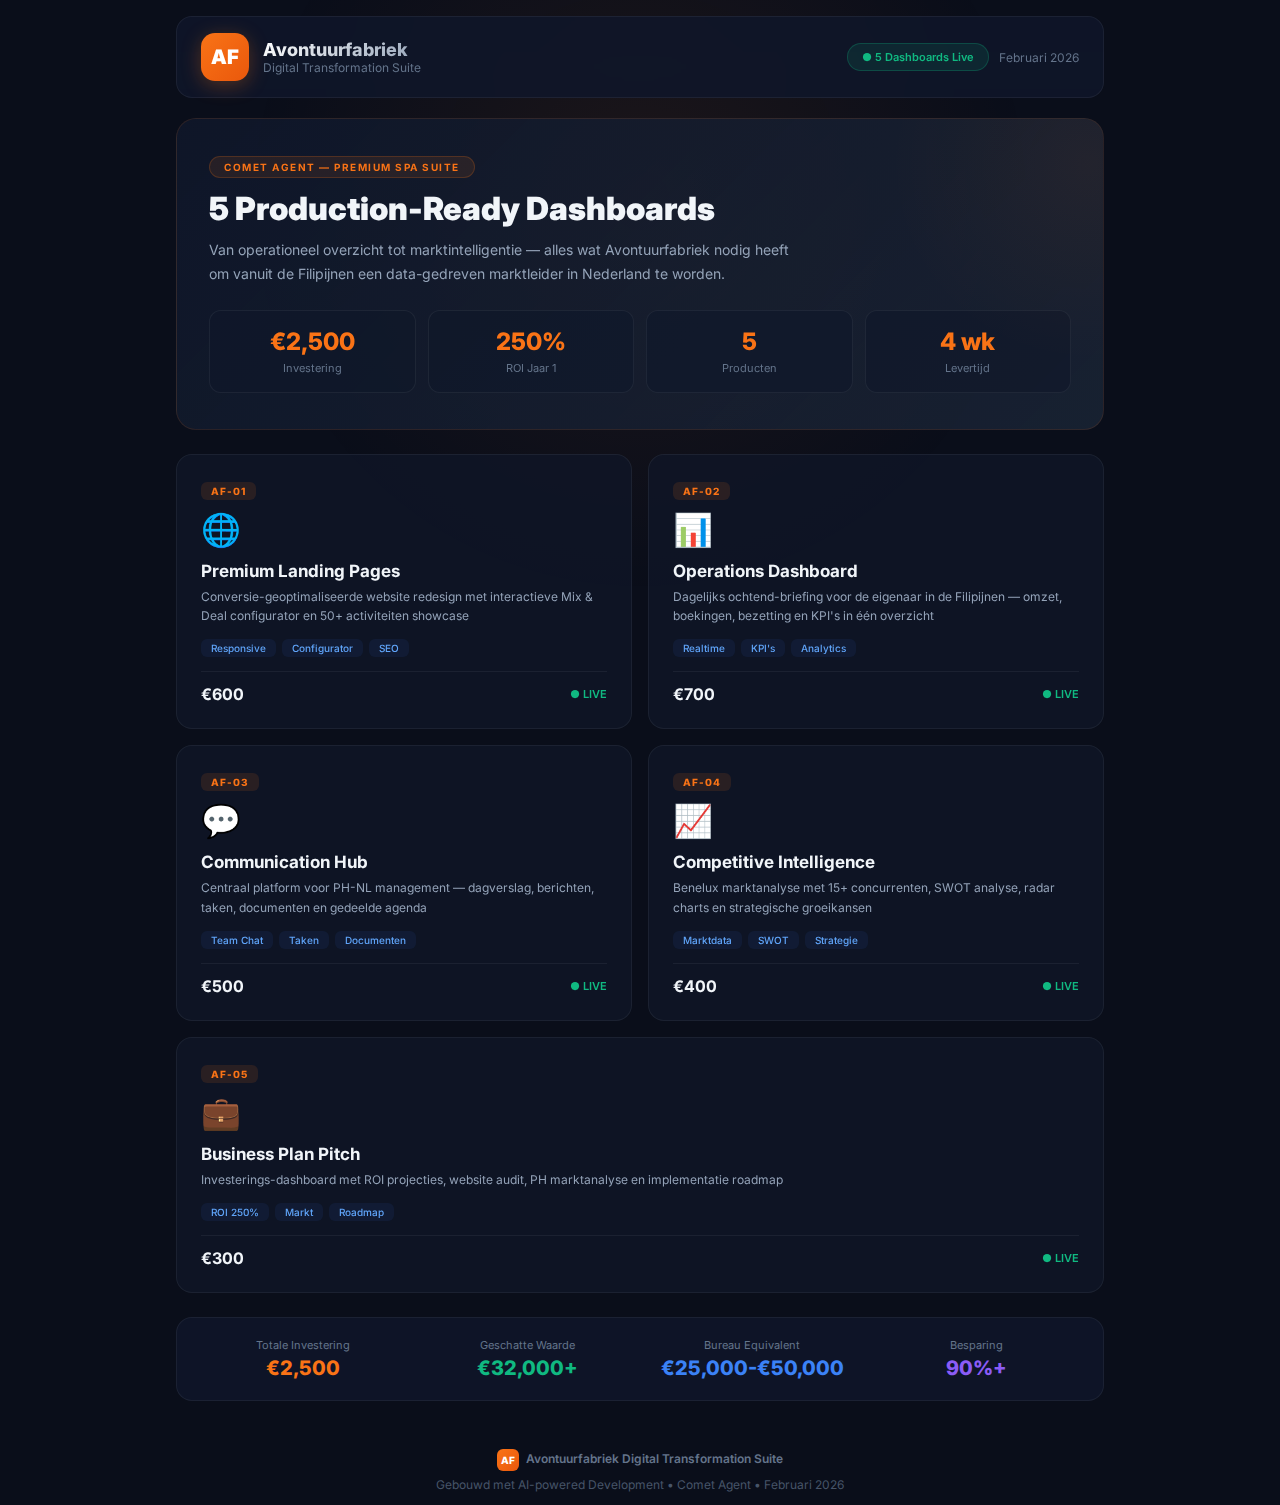
<file: index.html>
<!DOCTYPE html>
<html lang="nl">
<head>
<meta charset="UTF-8">
<meta name="viewport" content="width=device-width, initial-scale=1.0">
<title>Avontuurfabriek Digital Transformation Suite</title>
<meta http-equiv="refresh" content="0;url=AF-00-Master-Hub.html">
<style>
body{margin:0;min-height:100vh;display:flex;align-items:center;justify-content:center;background:#0a0a0f;color:#fff;font-family:Inter,sans-serif}
a{color:#f97316;font-size:1.2rem}
</style>
</head>
<body>
<p>Redirecting to <a href="AF-00-Master-Hub.html">Avontuurfabriek Master Hub</a>...</p>
</body>
</html>
</file>
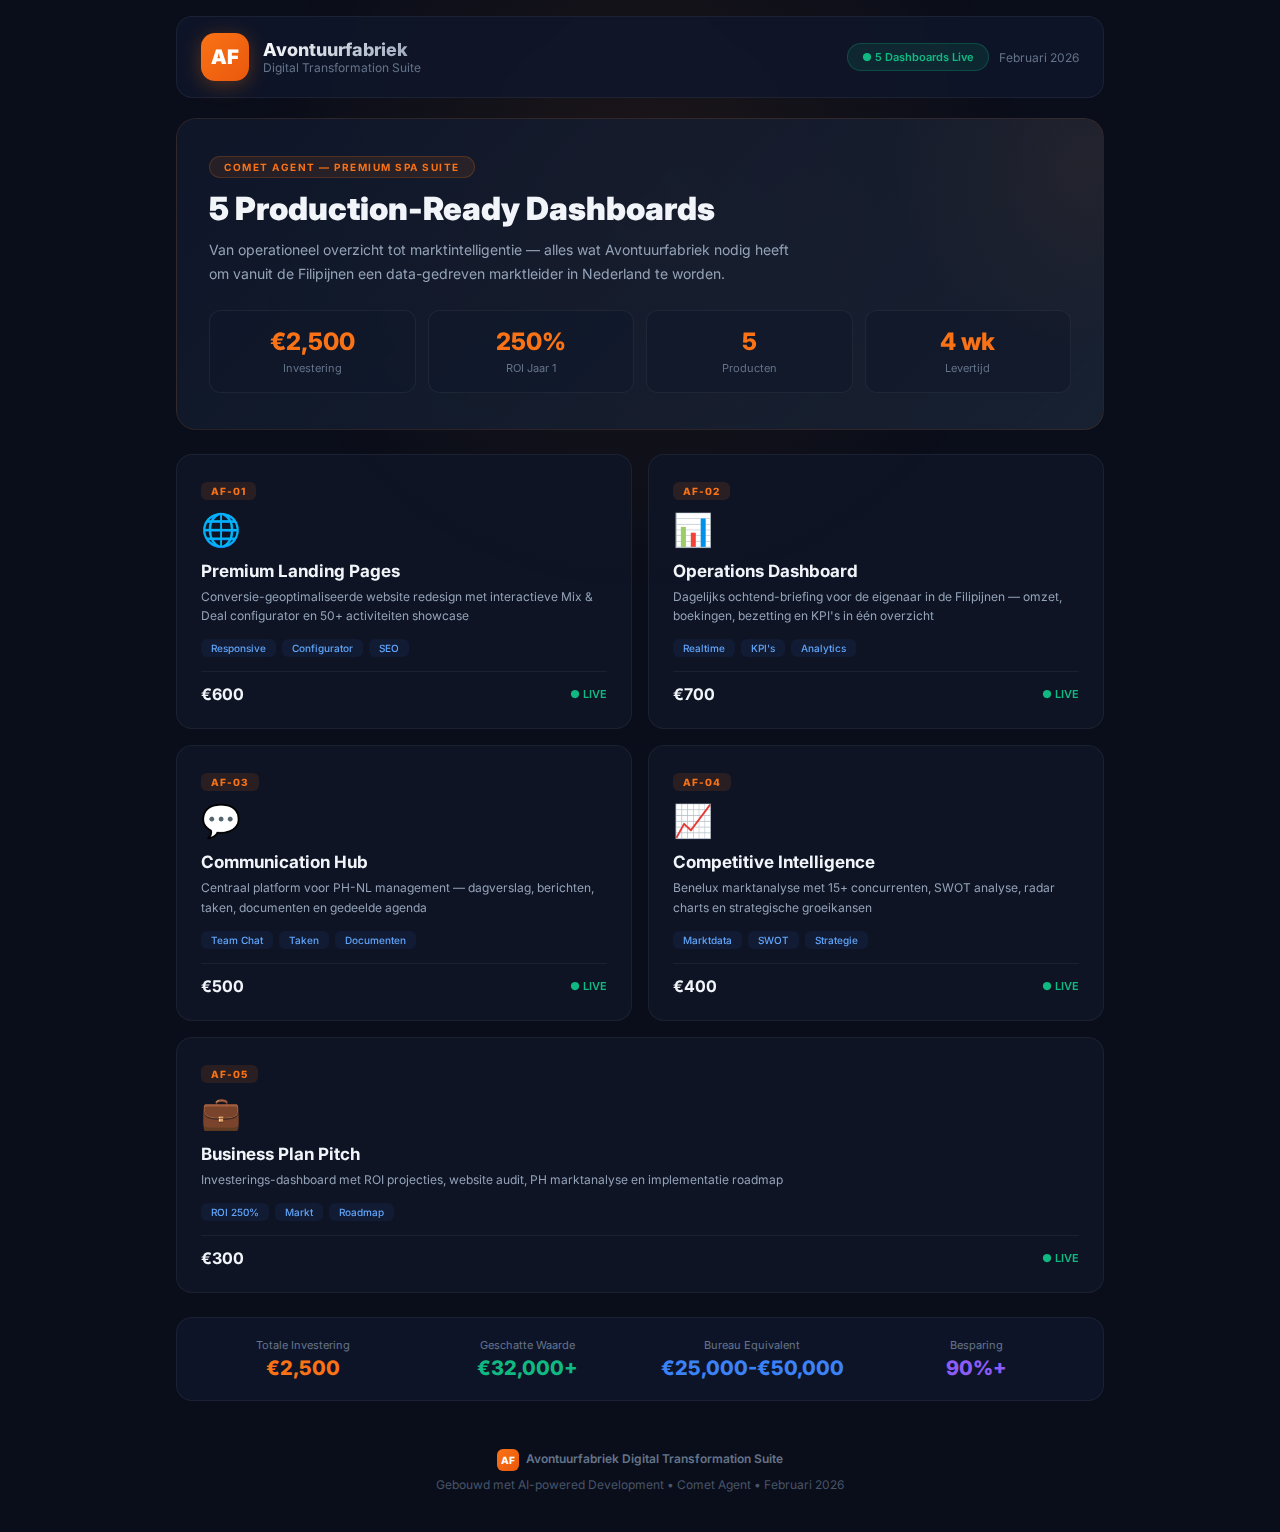
<file: AF-00-Master-Hub.html>
<!DOCTYPE html>
<html lang="nl">
<head>
<meta charset="UTF-8">
<meta name="viewport" content="width=device-width, initial-scale=1.0">
<title>AF-00 Master Hub — Avontuurfabriek</title>
<link rel="stylesheet" href="dashboards/AF-00-Master-Hub.css">
</head>
<body>
<link href="https://fonts.googleapis.com/css2?family=Inter:wght@300;400;500;600;700;800;900&display=swap" rel="stylesheet">

<div class="hub">
  <div class="bg-glow"></div>
  <header>
    <div class="brand">
      <div class="logo-icon">AF</div>
      <div><h1>Avontuurfabriek</h1><p>Digital Transformation Suite</p></div>
    </div>
    <div class="header-right">
      <span class="status-badge">&#9679; 5 Dashboards Live</span>
      <span class="date-badge">Februari 2026</span>
    </div>
  </header>

  <div class="hero">
    <div class="hero-text">
      <span class="eyebrow">COMET AGENT &#8212; PREMIUM SPA SUITE</span>
      <h2>5 Production-Ready Dashboards</h2>
      <p>Van operationeel overzicht tot marktintelligentie &#8212; alles wat Avontuurfabriek nodig heeft om vanuit de Filipijnen een data-gedreven marktleider in Nederland te worden.</p>
    </div>
    <div class="hero-metrics">
      <div class="metric"><span class="metric-val">&#8364;2,500</span><span class="metric-label">Investering</span></div>
      <div class="metric"><span class="metric-val">250%</span><span class="metric-label">ROI Jaar 1</span></div>
      <div class="metric"><span class="metric-val">5</span><span class="metric-label">Producten</span></div>
      <div class="metric"><span class="metric-val">4 wk</span><span class="metric-label">Levertijd</span></div>
    </div>
  </div>

  <div class="dashboard-grid">
    <a href="AF-01-Premium-Landing-Pages.html" class="dash-card card-1">
      <div class="card-badge">AF-01</div>
      <div class="card-icon">&#127760;</div>
      <h3>Premium Landing Pages</h3>
      <p>Conversie-geoptimaliseerde website redesign met interactieve Mix & Deal configurator en 50+ activiteiten showcase</p>
      <div class="card-tags"><span>Responsive</span><span>Configurator</span><span>SEO</span></div>
      <div class="card-footer"><span class="val">&#8364;600</span><span class="status live">&#9679; LIVE</span></div>
    </a>

    <a href="AF-02-Operations-Dashboard.html" class="dash-card card-2">
      <div class="card-badge">AF-02</div>
      <div class="card-icon">&#128202;</div>
      <h3>Operations Dashboard</h3>
      <p>Dagelijks ochtend-briefing voor de eigenaar in de Filipijnen &#8212; omzet, boekingen, bezetting en KPI's in &#233;&#233;n overzicht</p>
      <div class="card-tags"><span>Realtime</span><span>KPI's</span><span>Analytics</span></div>
      <div class="card-footer"><span class="val">&#8364;700</span><span class="status live">&#9679; LIVE</span></div>
    </a>

    <a href="AF-03-Communication-Hub.html" class="dash-card card-3">
      <div class="card-badge">AF-03</div>
      <div class="card-icon">&#128172;</div>
      <h3>Communication Hub</h3>
      <p>Centraal platform voor PH-NL management &#8212; dagverslag, berichten, taken, documenten en gedeelde agenda</p>
      <div class="card-tags"><span>Team Chat</span><span>Taken</span><span>Documenten</span></div>
      <div class="card-footer"><span class="val">&#8364;500</span><span class="status live">&#9679; LIVE</span></div>
    </a>

    <a href="AF-04-Competitive-Intelligence.html" class="dash-card card-4">
      <div class="card-badge">AF-04</div>
      <div class="card-icon">&#128200;</div>
      <h3>Competitive Intelligence</h3>
      <p>Benelux marktanalyse met 15+ concurrenten, SWOT analyse, radar charts en strategische groeikansen</p>
      <div class="card-tags"><span>Marktdata</span><span>SWOT</span><span>Strategie</span></div>
      <div class="card-footer"><span class="val">&#8364;400</span><span class="status live">&#9679; LIVE</span></div>
    </a>

    <a href="AF-05-Business-Plan-Pitch.html" class="dash-card card-5">
      <div class="card-badge">AF-05</div>
      <div class="card-icon">&#128188;</div>
      <h3>Business Plan Pitch</h3>
      <p>Investerings-dashboard met ROI projecties, website audit, PH marktanalyse en implementatie roadmap</p>
      <div class="card-tags"><span>ROI 250%</span><span>Markt</span><span>Roadmap</span></div>
      <div class="card-footer"><span class="val">&#8364;300</span><span class="status live">&#9679; LIVE</span></div>
    </a>
  </div>

  <div class="summary-bar">
    <div class="sum-item"><span class="sum-label">Totale Investering</span><span class="sum-val orange">&#8364;2,500</span></div>
    <div class="sum-item"><span class="sum-label">Geschatte Waarde</span><span class="sum-val green">&#8364;32,000+</span></div>
    <div class="sum-item"><span class="sum-label">Bureau Equivalent</span><span class="sum-val blue">&#8364;25,000-&#8364;50,000</span></div>
    <div class="sum-item"><span class="sum-label">Besparing</span><span class="sum-val purple">90%+</span></div>
  </div>

  <footer>
    <div class="footer-brand"><span class="mini-logo">AF</span> Avontuurfabriek Digital Transformation Suite</div>
    <div class="footer-meta">Gebouwd met AI-powered Development &#8226; Comet Agent &#8226; Februari 2026</div>
  </footer>
</div>
</body>
</html>
</file>
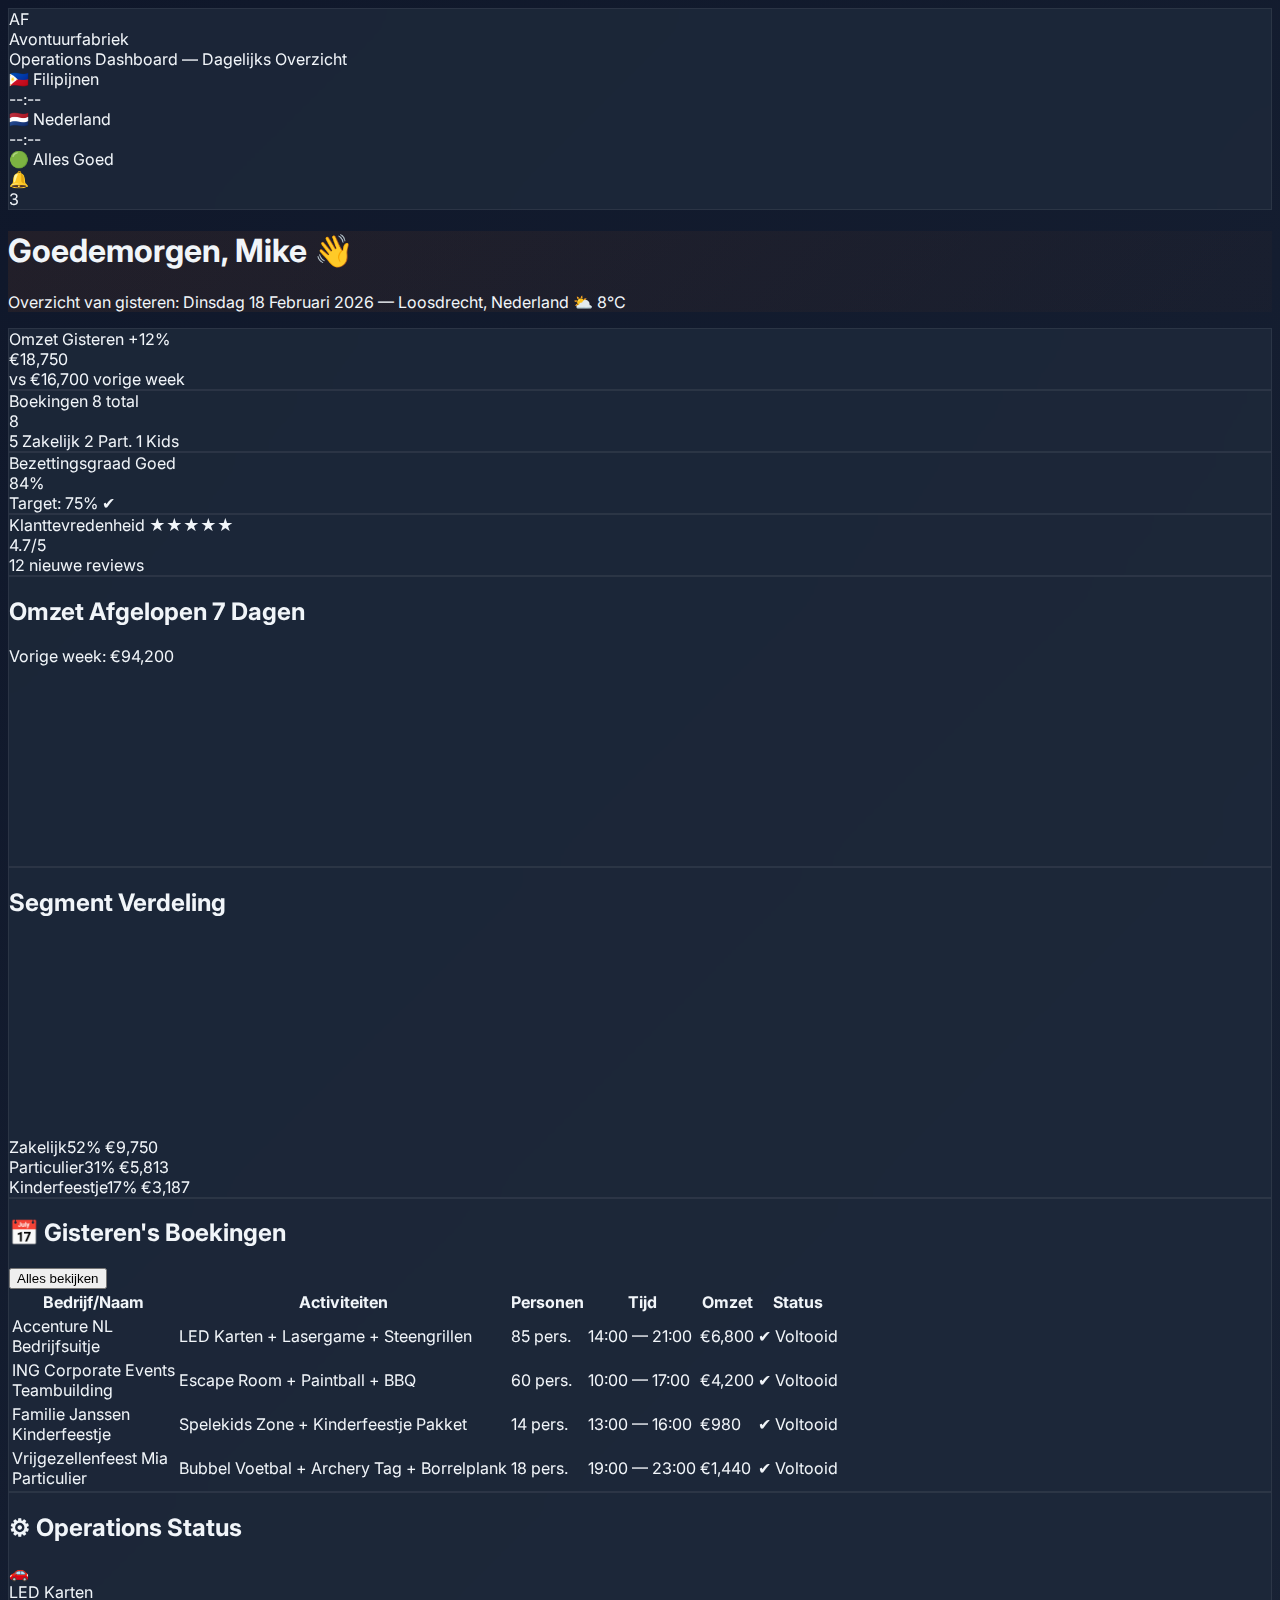
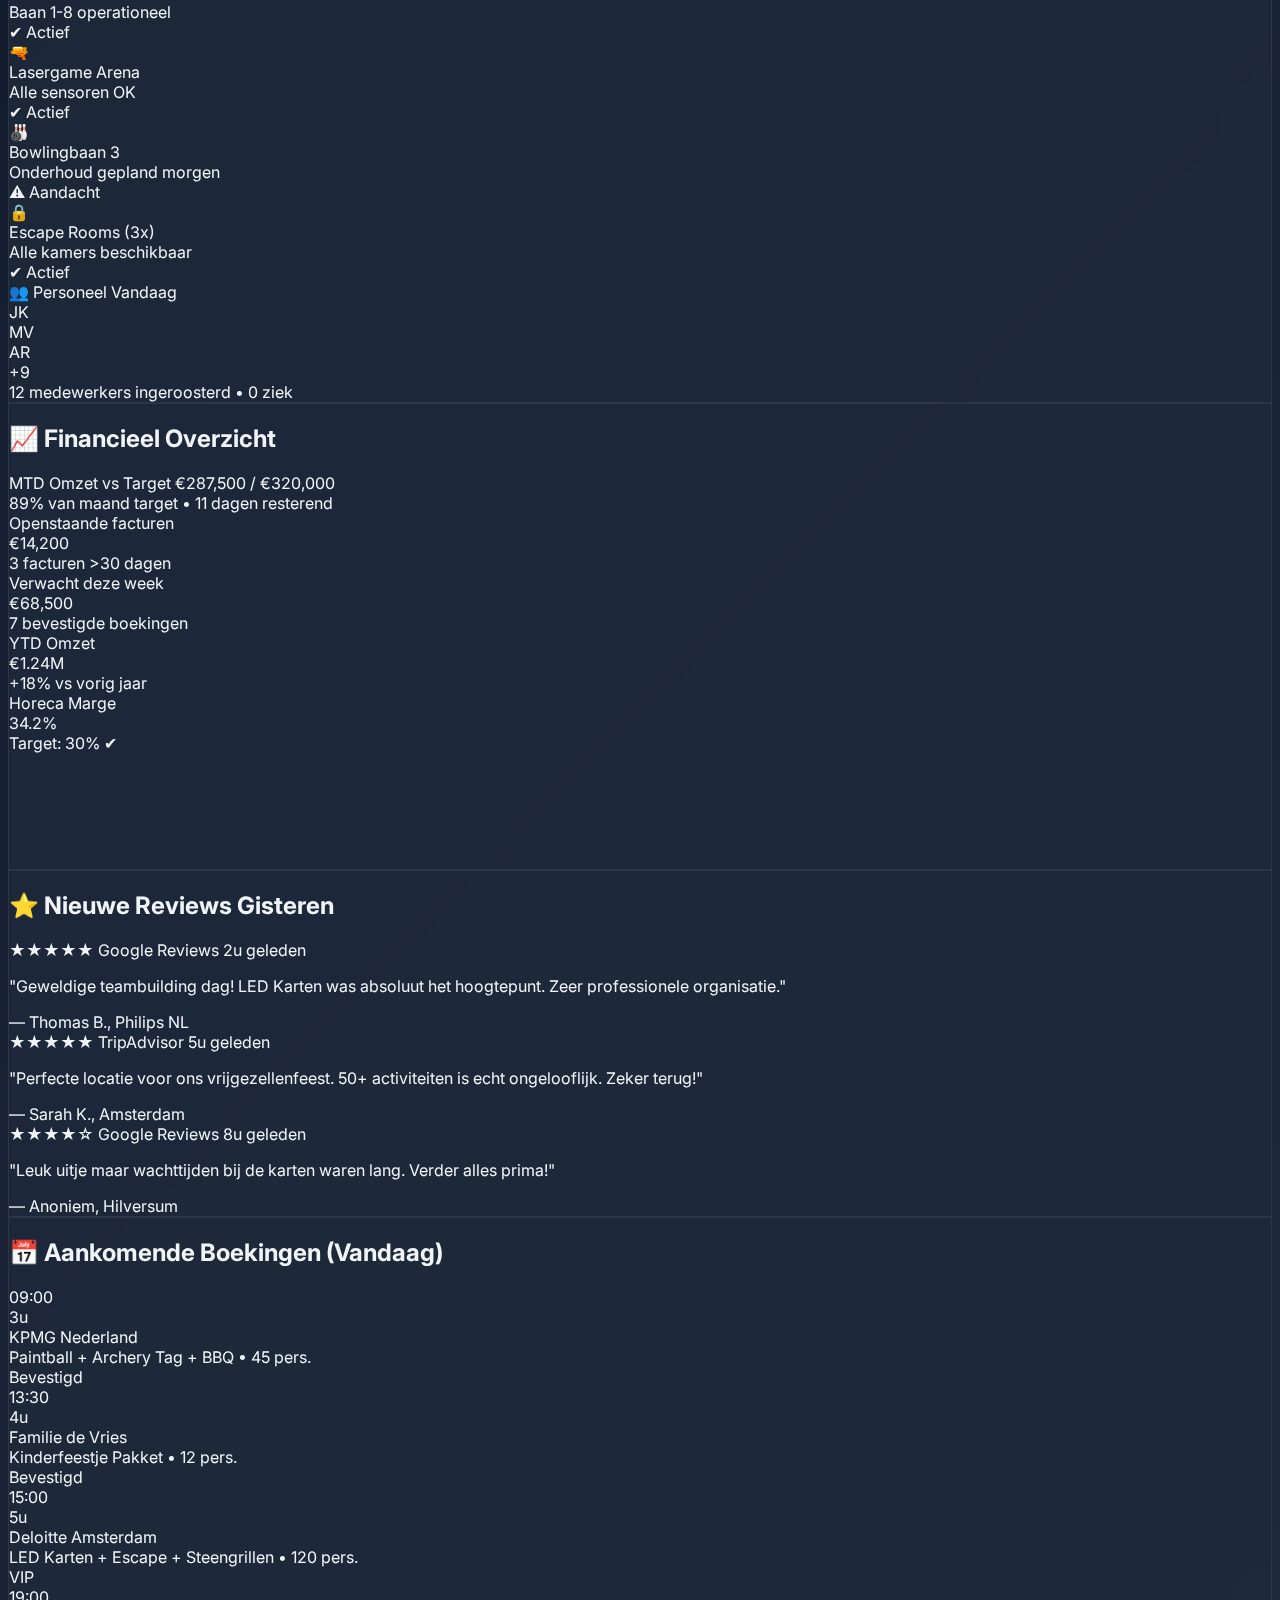
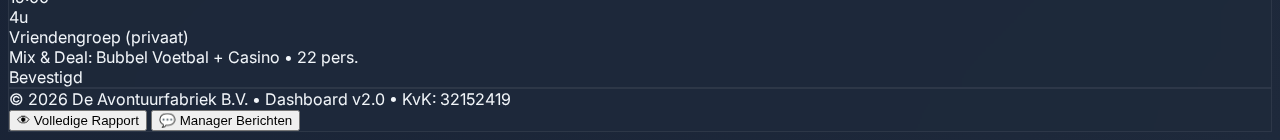
<file: AF-02-Operations-Dashboard.html>
<!DOCTYPE html>
<html lang="nl">
<head>
<meta charset="UTF-8">
<meta name="viewport" content="width=device-width, initial-scale=1.0">
<title>AF-02 Operations Dashboard — Avontuurfabriek</title>
<link href="https://fonts.googleapis.com/css2?family=Inter:wght@300;400;500;600;700;800;900&display=swap" rel="stylesheet">
<link rel="stylesheet" href="dashboards/AF-02-Operations-Dashboard.css">
</head>
<body>
<!-- HEADER -->
<div class="min-h-screen" style="background:linear-gradient(135deg,#0f172a 0%,#1e293b 100%);font-family:'Inter',sans-serif;color:#f1f5f9">
<!-- TOP BAR -->
<header class="glass sticky top-0 z-50 px-6 py-4 flex flex-wrap items-center justify-between gap-4 border-b border-white/5">
  <div class="flex items-center gap-4">
    <div class="w-10 h-10 rounded-xl bg-gradient-to-br from-orange-500 to-orange-600 flex items-center justify-center font-bold text-sm">AF</div>
    <div>
      <div class="font-bold text-orange-400 text-sm">Avontuurfabriek</div>
      <div class="text-xs text-slate-400">Operations Dashboard — Dagelijks Overzicht</div>
    </div>
  </div>
  <div class="flex items-center gap-6">
    <div class="text-center">
      <div class="text-xs text-slate-500">🇵🇭 Filipijnen</div>
      <div class="text-sm font-mono font-bold" id="phTime">--:--</div>
    </div>
    <div class="w-px h-8 bg-white/10"></div>
    <div class="text-center">
      <div class="text-xs text-slate-500">🇳🇱 Nederland</div>
      <div class="text-sm font-mono font-bold" id="nlTime">--:--</div>
    </div>
    <div class="w-px h-8 bg-white/10"></div>
    <div class="flex items-center gap-2 px-3 py-2 rounded-lg bg-green-500/10 border border-green-500/20">
      <div class="w-2 h-2 rounded-full bg-green-400 animate-pulse"></div>
      <span class="text-green-400 text-xs font-semibold">🟢 Alles Goed</span>
    </div>
    <div class="relative">
      <div class="w-8 h-8 rounded-full bg-orange-500/20 border border-orange-500/30 flex items-center justify-center cursor-pointer">🔔</div>
      <div class="absolute -top-1 -right-1 w-4 h-4 bg-orange-500 rounded-full text-[10px] flex items-center justify-center font-bold">3</div>
    </div>
  </div>
</header>
<!-- MORNING BANNER -->
<div class="px-6 py-6 border-b border-white/5" style="background:linear-gradient(135deg,rgba(249,115,22,0.08),rgba(249,115,22,0.02))">
  <div class="max-w-7xl mx-auto">
    <h1 class="text-2xl font-bold">Goedemorgen, <span class="text-orange-400">Mike</span> &#128075;</h1>
    <p class="text-slate-400 text-sm mt-1">Overzicht van gisteren: <span class="text-white font-semibold">Dinsdag 18 Februari 2026</span> &#8212; Loosdrecht, Nederland &#9925; 8&#176;C</p>
  </div>
</div>
<!-- MAIN -->
<main class="max-w-7xl mx-auto px-6 py-8 space-y-8">
<!-- KPI ROW -->
<div class="grid grid-cols-2 lg:grid-cols-4 gap-4">
  <div class="glass p-5 rounded-2xl">
    <div class="flex items-center justify-between mb-3">
      <span class="text-xs text-slate-400 font-medium">Omzet Gisteren</span>
      <span class="text-green-400 text-xs font-bold bg-green-500/10 px-2 py-0.5 rounded-full">+12%</span>
    </div>
    <div class="text-3xl font-black text-white">&euro;18,750</div>
    <div class="text-xs text-slate-500 mt-1">vs &euro;16,700 vorige week</div>
    <div class="mt-3 h-1 bg-white/5 rounded-full"><div class="h-1 bg-gradient-to-r from-orange-500 to-orange-400 rounded-full" style="width:74%"></div></div>
  </div>
  <div class="glass p-5 rounded-2xl">
    <div class="flex items-center justify-between mb-3">
      <span class="text-xs text-slate-400 font-medium">Boekingen</span>
      <span class="text-blue-400 text-xs font-bold bg-blue-500/10 px-2 py-0.5 rounded-full">8 total</span>
    </div>
    <div class="text-3xl font-black text-white">8</div>
    <div class="flex gap-2 mt-2">
      <span class="text-xs bg-blue-500/15 text-blue-400 px-2 py-0.5 rounded-full">5 Zakelijk</span>
      <span class="text-xs bg-purple-500/15 text-purple-400 px-2 py-0.5 rounded-full">2 Part.</span>
      <span class="text-xs bg-pink-500/15 text-pink-400 px-2 py-0.5 rounded-full">1 Kids</span>
    </div>
    <div class="mt-3 h-1 bg-white/5 rounded-full"><div class="h-1 bg-gradient-to-r from-blue-500 to-blue-400 rounded-full" style="width:80%"></div></div>
  </div>
  <div class="glass p-5 rounded-2xl">
    <div class="flex items-center justify-between mb-3">
      <span class="text-xs text-slate-400 font-medium">Bezettingsgraad</span>
      <span class="text-orange-400 text-xs font-bold bg-orange-500/10 px-2 py-0.5 rounded-full">Goed</span>
    </div>
    <div class="text-3xl font-black text-white">84%</div>
    <div class="text-xs text-slate-500 mt-1">Target: 75% &#10004;</div>
    <div class="mt-3 h-1 bg-white/5 rounded-full"><div class="h-1 bg-gradient-to-r from-orange-500 to-yellow-400 rounded-full" style="width:84%"></div></div>
  </div>
  <div class="glass p-5 rounded-2xl">
    <div class="flex items-center justify-between mb-3">
      <span class="text-xs text-slate-400 font-medium">Klanttevredenheid</span>
      <span class="text-yellow-400 text-xs">&#9733;&#9733;&#9733;&#9733;&#9733;</span>
    </div>
    <div class="text-3xl font-black text-white">4.7<span class="text-sm text-slate-400">/5</span></div>
    <div class="text-xs text-slate-500 mt-1">12 nieuwe reviews</div>
    <div class="mt-3 h-1 bg-white/5 rounded-full"><div class="h-1 bg-gradient-to-r from-yellow-500 to-yellow-300 rounded-full" style="width:94%"></div></div>
  </div>
</div>
<!-- CHARTS ROW -->
<div class="grid grid-cols-1 lg:grid-cols-3 gap-6">
  <div class="lg:col-span-2 glass p-6 rounded-2xl">
    <div class="flex items-center justify-between mb-4">
      <h2 class="font-bold text-base">Omzet Afgelopen 7 Dagen</h2>
      <span class="text-xs text-slate-500">Vorige week: &euro;94,200</span>
    </div>
    <div style="position:relative;height:200px"><canvas id="revenueChart"></canvas></div>
  </div>
  <div class="glass p-6 rounded-2xl">
    <h2 class="font-bold text-base mb-4">Segment Verdeling</h2>
    <div style="position:relative;height:200px"><canvas id="segmentChart"></canvas></div>
    <div class="flex flex-col gap-2 mt-4">
      <div class="flex justify-between text-xs"><span class="flex items-center gap-2"><span class="w-3 h-3 rounded-full bg-blue-500 inline-block"></span>Zakelijk</span><span class="font-bold">52% &euro;9,750</span></div>
      <div class="flex justify-between text-xs"><span class="flex items-center gap-2"><span class="w-3 h-3 rounded-full bg-orange-500 inline-block"></span>Particulier</span><span class="font-bold">31% &euro;5,813</span></div>
      <div class="flex justify-between text-xs"><span class="flex items-center gap-2"><span class="w-3 h-3 rounded-full bg-pink-500 inline-block"></span>Kinderfeestje</span><span class="font-bold">17% &euro;3,187</span></div>
    </div>
  </div>
</div>
<!-- BOOKINGS TABLE -->
<div class="glass p-6 rounded-2xl">
  <div class="flex items-center justify-between mb-5">
    <h2 class="font-bold text-base">&#128197; Gisteren&apos;s Boekingen</h2>
    <button class="text-xs text-orange-400 border border-orange-500/30 px-3 py-1.5 rounded-lg hover:bg-orange-500/10 transition">Alles bekijken</button>
  </div>
  <div class="overflow-x-auto">
    <table class="w-full text-sm">
      <thead><tr class="text-xs text-slate-500 border-b border-white/5">
        <th class="text-left pb-3">Bedrijf/Naam</th>
        <th class="text-left pb-3">Activiteiten</th>
        <th class="text-left pb-3">Personen</th>
        <th class="text-left pb-3">Tijd</th>
        <th class="text-left pb-3">Omzet</th>
        <th class="text-left pb-3">Status</th>
      </tr></thead>
      <tbody class="divide-y divide-white/5">
        <tr class="hover:bg-white/3 transition">
          <td class="py-3"><div class="font-semibold">Accenture NL</div><div class="text-xs text-slate-500">Bedrijfsuitje</div></td>
          <td class="py-3 text-xs text-slate-400">LED Karten + Lasergame + Steengrillen</td>
          <td class="py-3"><span class="bg-blue-500/10 text-blue-400 text-xs px-2 py-0.5 rounded-full">85 pers.</span></td>
          <td class="py-3 text-xs">14:00 &#8212; 21:00</td>
          <td class="py-3 font-bold text-green-400">&euro;6,800</td>
          <td class="py-3"><span class="bg-green-500/10 text-green-400 text-xs px-2 py-0.5 rounded-full">&#10004; Voltooid</span></td>
        </tr>
        <tr class="hover:bg-white/3 transition">
          <td class="py-3"><div class="font-semibold">ING Corporate Events</div><div class="text-xs text-slate-500">Teambuilding</div></td>
          <td class="py-3 text-xs text-slate-400">Escape Room + Paintball + BBQ</td>
          <td class="py-3"><span class="bg-blue-500/10 text-blue-400 text-xs px-2 py-0.5 rounded-full">60 pers.</span></td>
          <td class="py-3 text-xs">10:00 &#8212; 17:00</td>
          <td class="py-3 font-bold text-green-400">&euro;4,200</td>
          <td class="py-3"><span class="bg-green-500/10 text-green-400 text-xs px-2 py-0.5 rounded-full">&#10004; Voltooid</span></td>
        </tr>
        <tr class="hover:bg-white/3 transition">
          <td class="py-3"><div class="font-semibold">Familie Janssen</div><div class="text-xs text-slate-500">Kinderfeestje</div></td>
          <td class="py-3 text-xs text-slate-400">Spelekids Zone + Kinderfeestje Pakket</td>
          <td class="py-3"><span class="bg-pink-500/10 text-pink-400 text-xs px-2 py-0.5 rounded-full">14 pers.</span></td>
          <td class="py-3 text-xs">13:00 &#8212; 16:00</td>
          <td class="py-3 font-bold text-green-400">&euro;980</td>
          <td class="py-3"><span class="bg-green-500/10 text-green-400 text-xs px-2 py-0.5 rounded-full">&#10004; Voltooid</span></td>
        </tr>
        <tr class="hover:bg-white/3 transition">
          <td class="py-3"><div class="font-semibold">Vrijgezellenfeest Mia</div><div class="text-xs text-slate-500">Particulier</div></td>
          <td class="py-3 text-xs text-slate-400">Bubbel Voetbal + Archery Tag + Borrelplank</td>
          <td class="py-3"><span class="bg-purple-500/10 text-purple-400 text-xs px-2 py-0.5 rounded-full">18 pers.</span></td>
          <td class="py-3 text-xs">19:00 &#8212; 23:00</td>
          <td class="py-3 font-bold text-green-400">&euro;1,440</td>
          <td class="py-3"><span class="bg-green-500/10 text-green-400 text-xs px-2 py-0.5 rounded-full">&#10004; Voltooid</span></td>
        </tr>
      </tbody>
    </table>
  </div>
</div>
<!-- OPERATIONS & FINANCIAL ROW -->
<div class="grid grid-cols-1 lg:grid-cols-2 gap-6">
  <!-- OPERATIONS -->
  <div class="glass p-6 rounded-2xl">
    <h2 class="font-bold text-base mb-5">&#9881; Operations Status</h2>
    <div class="space-y-3">
      <div class="flex items-center justify-between p-3 rounded-xl bg-white/3">
        <div class="flex items-center gap-3">
          <div class="w-8 h-8 rounded-lg bg-green-500/20 flex items-center justify-center text-base">&#128663;</div>
          <div><div class="text-sm font-medium">LED Karten</div><div class="text-xs text-slate-500">Baan 1-8 operationeel</div></div>
        </div>
        <span class="bg-green-500/10 text-green-400 text-xs px-2 py-1 rounded-full">&#10004; Actief</span>
      </div>
      <div class="flex items-center justify-between p-3 rounded-xl bg-white/3">
        <div class="flex items-center gap-3">
          <div class="w-8 h-8 rounded-lg bg-blue-500/20 flex items-center justify-center text-base">&#128299;</div>
          <div><div class="text-sm font-medium">Lasergame Arena</div><div class="text-xs text-slate-500">Alle sensoren OK</div></div>
        </div>
        <span class="bg-green-500/10 text-green-400 text-xs px-2 py-1 rounded-full">&#10004; Actief</span>
      </div>
      <div class="flex items-center justify-between p-3 rounded-xl bg-white/3">
        <div class="flex items-center gap-3">
          <div class="w-8 h-8 rounded-lg bg-yellow-500/20 flex items-center justify-center text-base">&#127923;</div>
          <div><div class="text-sm font-medium">Bowlingbaan 3</div><div class="text-xs text-slate-500">Onderhoud gepland morgen</div></div>
        </div>
        <span class="bg-yellow-500/10 text-yellow-400 text-xs px-2 py-1 rounded-full">&#9888; Aandacht</span>
      </div>
      <div class="flex items-center justify-between p-3 rounded-xl bg-white/3">
        <div class="flex items-center gap-3">
          <div class="w-8 h-8 rounded-lg bg-purple-500/20 flex items-center justify-center text-base">&#128274;</div>
          <div><div class="text-sm font-medium">Escape Rooms (3x)</div><div class="text-xs text-slate-500">Alle kamers beschikbaar</div></div>
        </div>
        <span class="bg-green-500/10 text-green-400 text-xs px-2 py-1 rounded-full">&#10004; Actief</span>
      </div>
    </div>
    <div class="mt-4 p-3 rounded-xl border border-orange-500/20 bg-orange-500/5">
      <div class="text-xs font-semibold text-orange-400 mb-1">&#128101; Personeel Vandaag</div>
      <div class="flex items-center gap-3">
        <div class="flex -space-x-2">
          <div class="w-7 h-7 rounded-full bg-blue-600 border-2 border-slate-800 flex items-center justify-center text-[10px] font-bold">JK</div>
          <div class="w-7 h-7 rounded-full bg-green-600 border-2 border-slate-800 flex items-center justify-center text-[10px] font-bold">MV</div>
          <div class="w-7 h-7 rounded-full bg-purple-600 border-2 border-slate-800 flex items-center justify-center text-[10px] font-bold">AR</div>
          <div class="w-7 h-7 rounded-full bg-orange-600 border-2 border-slate-800 flex items-center justify-center text-[10px] font-bold">+9</div>
        </div>
        <span class="text-xs text-slate-400">12 medewerkers ingeroosterd &bull; 0 ziek</span>
      </div>
    </div>
  </div>
  <!-- FINANCIAL -->
  <div class="glass p-6 rounded-2xl">
    <h2 class="font-bold text-base mb-5">&#128200; Financieel Overzicht</h2>
    <div class="space-y-4">
      <div>
        <div class="flex justify-between text-sm mb-2">
          <span class="text-slate-400">MTD Omzet vs Target</span>
          <span class="font-bold">&euro;287,500 / &euro;320,000</span>
        </div>
        <div class="h-2 bg-white/5 rounded-full"><div class="h-2 bg-gradient-to-r from-orange-500 to-orange-400 rounded-full" style="width:89%"></div></div>
        <div class="text-xs text-slate-500 mt-1">89% van maand target &bull; 11 dagen resterend</div>
      </div>
      <div class="grid grid-cols-2 gap-3 pt-2">
        <div class="p-3 rounded-xl bg-white/3">
          <div class="text-xs text-slate-500">Openstaande facturen</div>
          <div class="text-lg font-bold text-yellow-400 mt-1">&euro;14,200</div>
          <div class="text-xs text-slate-500">3 facturen &gt;30 dagen</div>
        </div>
        <div class="p-3 rounded-xl bg-white/3">
          <div class="text-xs text-slate-500">Verwacht deze week</div>
          <div class="text-lg font-bold text-green-400 mt-1">&euro;68,500</div>
          <div class="text-xs text-slate-500">7 bevestigde boekingen</div>
        </div>
        <div class="p-3 rounded-xl bg-white/3">
          <div class="text-xs text-slate-500">YTD Omzet</div>
          <div class="text-lg font-bold text-blue-400 mt-1">&euro;1.24M</div>
          <div class="text-xs text-slate-500">+18% vs vorig jaar</div>
        </div>
        <div class="p-3 rounded-xl bg-white/3">
          <div class="text-xs text-slate-500">Horeca Marge</div>
          <div class="text-lg font-bold text-purple-400 mt-1">34.2%</div>
          <div class="text-xs text-slate-500">Target: 30% &#10004;</div>
        </div>
      </div>
    </div>
    <div style="position:relative;height:100px;margin-top:1rem"><canvas id="mtdChart"></canvas></div>
  </div>
</div>
<!-- CUSTOMER INSIGHTS & UPCOMING -->
<div class="grid grid-cols-1 lg:grid-cols-2 gap-6">
  <!-- REVIEWS -->
  <div class="glass p-6 rounded-2xl">
    <h2 class="font-bold text-base mb-5">&#11088; Nieuwe Reviews Gisteren</h2>
    <div class="space-y-4">
      <div class="p-4 rounded-xl bg-white/3 border-l-4 border-green-500">
        <div class="flex items-center gap-2 mb-2">
          <span class="text-yellow-400 text-sm">&#9733;&#9733;&#9733;&#9733;&#9733;</span>
          <span class="text-xs text-slate-500">Google Reviews</span>
          <span class="ml-auto text-xs text-slate-500">2u geleden</span>
        </div>
        <p class="text-sm text-slate-300">"Geweldige teambuilding dag! LED Karten was absoluut het hoogtepunt. Zeer professionele organisatie."</p>
        <div class="text-xs text-slate-500 mt-2">— Thomas B., Philips NL</div>
      </div>
      <div class="p-4 rounded-xl bg-white/3 border-l-4 border-green-500">
        <div class="flex items-center gap-2 mb-2">
          <span class="text-yellow-400 text-sm">&#9733;&#9733;&#9733;&#9733;&#9733;</span>
          <span class="text-xs text-slate-500">TripAdvisor</span>
          <span class="ml-auto text-xs text-slate-500">5u geleden</span>
        </div>
        <p class="text-sm text-slate-300">"Perfecte locatie voor ons vrijgezellenfeest. 50+ activiteiten is echt ongelooflijk. Zeker terug!"</p>
        <div class="text-xs text-slate-500 mt-2">— Sarah K., Amsterdam</div>
      </div>
      <div class="p-4 rounded-xl bg-white/3 border-l-4 border-yellow-500">
        <div class="flex items-center gap-2 mb-2">
          <span class="text-yellow-400 text-sm">&#9733;&#9733;&#9733;&#9733;&#9734;</span>
          <span class="text-xs text-slate-500">Google Reviews</span>
          <span class="ml-auto text-xs text-slate-500">8u geleden</span>
        </div>
        <p class="text-sm text-slate-300">"Leuk uitje maar wachttijden bij de karten waren lang. Verder alles prima!"</p>
        <div class="text-xs text-slate-500 mt-2">— Anoniem, Hilversum</div>
      </div>
    </div>
  </div>
  <!-- UPCOMING BOOKINGS -->
  <div class="glass p-6 rounded-2xl">
    <h2 class="font-bold text-base mb-5">&#128197; Aankomende Boekingen (Vandaag)</h2>
    <div class="space-y-3">
      <div class="flex items-center gap-4 p-3 rounded-xl bg-white/3">
        <div class="text-center min-w-[50px]">
          <div class="text-lg font-bold text-orange-400">09:00</div>
          <div class="text-xs text-slate-500">3u</div>
        </div>
        <div class="flex-1">
          <div class="font-semibold text-sm">KPMG Nederland</div>
          <div class="text-xs text-slate-400">Paintball + Archery Tag + BBQ &bull; 45 pers.</div>
        </div>
        <span class="bg-blue-500/10 text-blue-400 text-xs px-2 py-1 rounded-full">Bevestigd</span>
      </div>
      <div class="flex items-center gap-4 p-3 rounded-xl bg-white/3">
        <div class="text-center min-w-[50px]">
          <div class="text-lg font-bold text-orange-400">13:30</div>
          <div class="text-xs text-slate-500">4u</div>
        </div>
        <div class="flex-1">
          <div class="font-semibold text-sm">Familie de Vries</div>
          <div class="text-xs text-slate-400">Kinderfeestje Pakket &bull; 12 pers.</div>
        </div>
        <span class="bg-blue-500/10 text-blue-400 text-xs px-2 py-1 rounded-full">Bevestigd</span>
      </div>
      <div class="flex items-center gap-4 p-3 rounded-xl bg-white/3">
        <div class="text-center min-w-[50px]">
          <div class="text-lg font-bold text-orange-400">15:00</div>
          <div class="text-xs text-slate-500">5u</div>
        </div>
        <div class="flex-1">
          <div class="font-semibold text-sm">Deloitte Amsterdam</div>
          <div class="text-xs text-slate-400">LED Karten + Escape + Steengrillen &bull; 120 pers.</div>
        </div>
        <span class="bg-orange-500/10 text-orange-400 text-xs px-2 py-1 rounded-full">VIP</span>
      </div>
      <div class="flex items-center gap-4 p-3 rounded-xl bg-white/3">
        <div class="text-center min-w-[50px]">
          <div class="text-lg font-bold text-orange-400">19:00</div>
          <div class="text-xs text-slate-500">4u</div>
        </div>
        <div class="flex-1">
          <div class="font-semibold text-sm">Vriendengroep (privaat)</div>
          <div class="text-xs text-slate-400">Mix & Deal: Bubbel Voetbal + Casino &bull; 22 pers.</div>
        </div>
        <span class="bg-blue-500/10 text-blue-400 text-xs px-2 py-1 rounded-full">Bevestigd</span>
      </div>
    </div>
  </div>
</div>
<!-- FOOTER -->
<div class="glass p-4 rounded-2xl flex flex-wrap items-center justify-between gap-4">
  <div class="text-xs text-slate-500">© 2026 De Avontuurfabriek B.V. &bull; Dashboard v2.0 &bull; KvK: 32152419</div>
  <div class="flex gap-3">
    <button class="text-xs bg-orange-500/10 text-orange-400 border border-orange-500/20 px-3 py-1.5 rounded-lg hover:bg-orange-500/20 transition">&#128065; Volledige Rapport</button>
    <button class="text-xs bg-blue-500/10 text-blue-400 border border-blue-500/20 px-3 py-1.5 rounded-lg hover:bg-blue-500/20 transition">&#128172; Manager Berichten</button>
  </div>
</div>
</main>
</div>
</body>
</html>
</file>
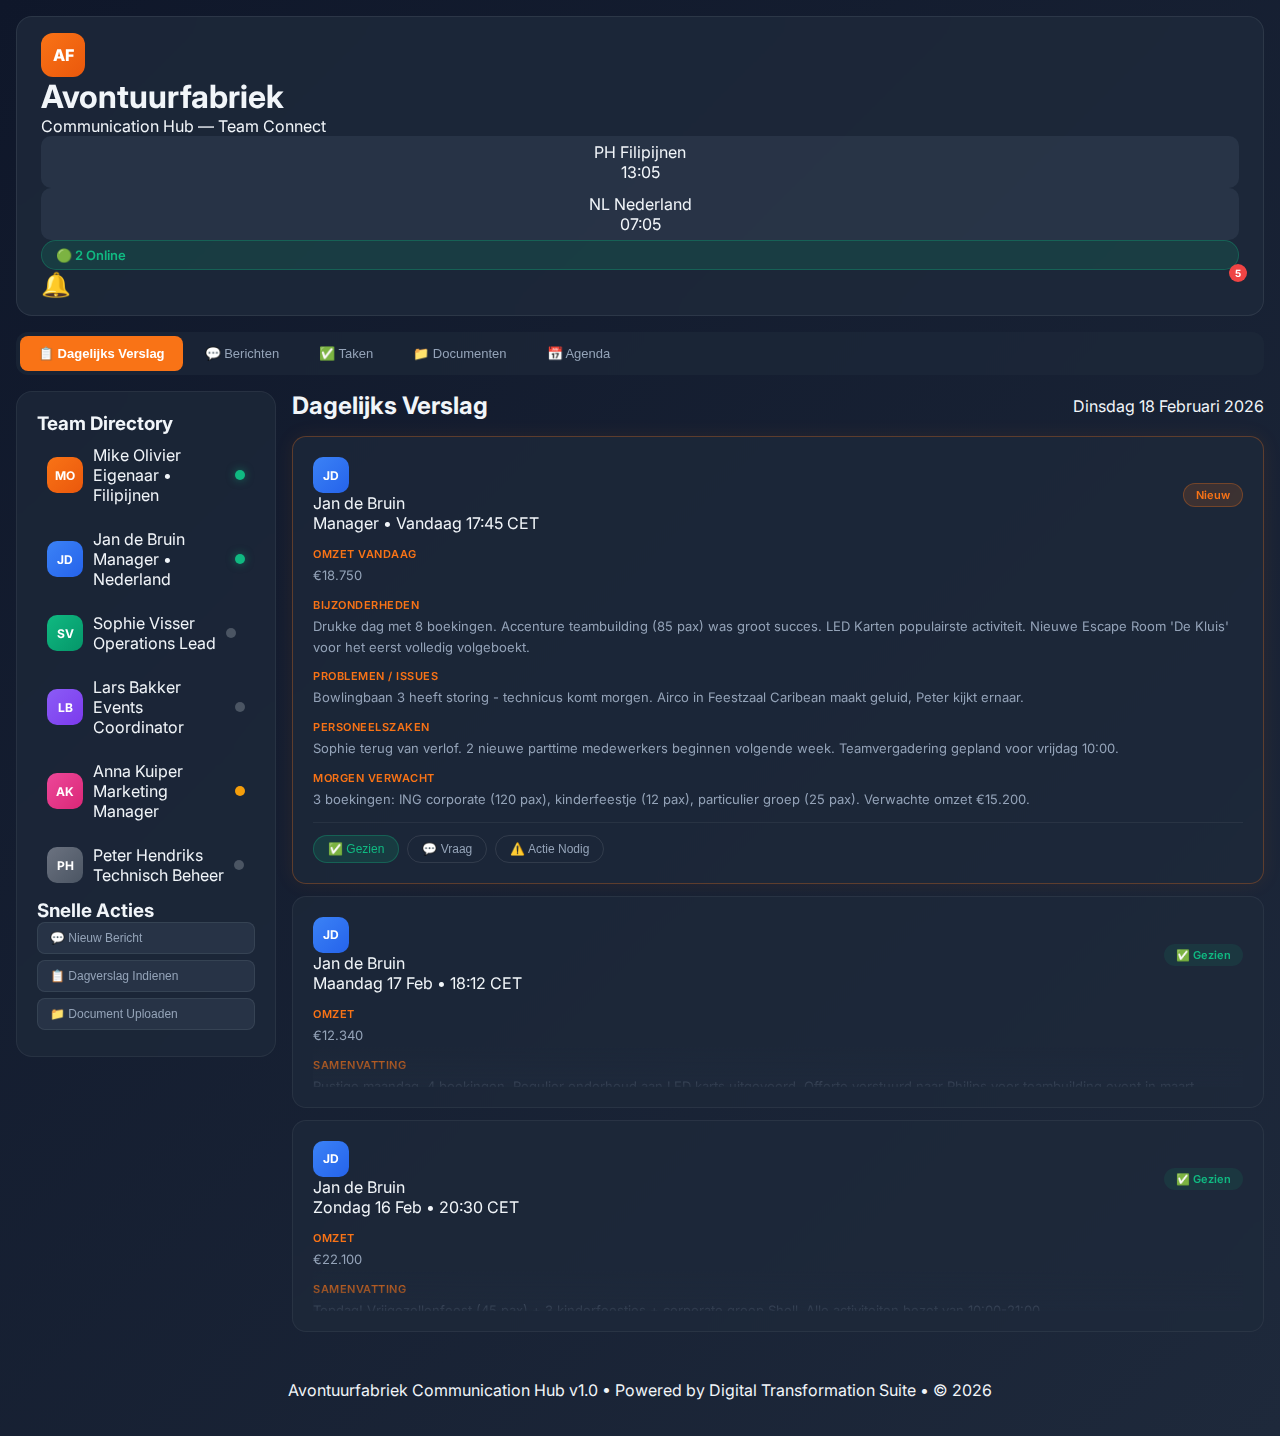
<file: AF-03-Communication-Hub.html>
<!DOCTYPE html>
<html lang="nl">
<head>
<meta charset="UTF-8">
<meta name="viewport" content="width=device-width, initial-scale=1.0">
<title>AF-03 Communication Hub — Avontuurfabriek</title>
<link href="https://fonts.googleapis.com/css2?family=Inter:wght@300;400;500;600;700;800;900&display=swap" rel="stylesheet">
<style>
:root{--af-primary:#f97316;--af-secondary:#1e293b;--af-surface:#334155;--af-green:#10b981;--af-blue:#3b82f6;--af-purple:#8b5cf6;--af-red:#ef4444;--af-text:#f1f5f9;--af-text2:#94a3b8;--af-bg:linear-gradient(135deg,#0f172a,#1e293b)}
*{margin:0;padding:0;box-sizing:border-box}
body{font-family:'Inter',sans-serif;background:var(--af-bg);min-height:100vh;color:var(--af-text)}
.app-container{max-width:1400px;margin:0 auto;padding:16px}
.header{background:rgba(30,41,59,.8);backdrop-filter:blur(20px);border:1px solid rgba(248,250,252,.08);border-radius:16px;padding:16px 24px;margin-bottom:16px}
.logo{width:44px;height:44px;background:linear-gradient(135deg,var(--af-primary),#ea580c);border-radius:12px;display:flex;align-items:center;justify-content:center;font-weight:800;font-size:16px;color:#fff}
.timezone-box{display:flex;flex-direction:column;align-items:center;background:rgba(51,65,85,.5);padding:6px 14px;border-radius:10px}
.status-pill{padding:6px 14px;border-radius:20px;font-size:13px;font-weight:600;background:rgba(16,185,129,.15);color:var(--af-green);border:1px solid rgba(16,185,129,.3)}
.notif-bell{position:relative;font-size:24px;cursor:pointer}
.notif-badge{position:absolute;top:-6px;right:-8px;background:var(--af-red);color:#fff;font-size:10px;font-weight:700;width:18px;height:18px;border-radius:50%;display:flex;align-items:center;justify-content:center}
.tab-nav{display:flex;gap:4px;background:rgba(30,41,59,.6);backdrop-filter:blur(12px);border-radius:12px;padding:4px;margin-bottom:16px;overflow-x:auto}
.tab-btn{padding:10px 18px;border:none;background:transparent;color:var(--af-text2);font-size:13px;font-weight:500;border-radius:8px;cursor:pointer;white-space:nowrap;transition:all .3s}
.tab-btn.active{background:var(--af-primary);color:#fff;font-weight:600}
.tab-btn:hover:not(.active){background:rgba(249,115,22,.1);color:var(--af-primary)}
.main-content{display:grid;grid-template-columns:260px 1fr;gap:16px;min-height:70vh}
.team-sidebar{background:rgba(30,41,59,.7);backdrop-filter:blur(16px);border:1px solid rgba(248,250,252,.06);border-radius:16px;padding:20px;height:fit-content;position:sticky;top:16px}
.team-member{display:flex;align-items:center;gap:10px;padding:10px;border-radius:10px;transition:all .3s;cursor:pointer;margin-bottom:4px}
.team-member:hover{background:rgba(249,115,22,.08)}
.avatar{width:36px;height:36px;border-radius:10px;display:flex;align-items:center;justify-content:center;font-size:12px;font-weight:700;color:#fff;flex-shrink:0}
.avatar.owner{background:linear-gradient(135deg,var(--af-primary),#ea580c)}
.avatar.manager{background:linear-gradient(135deg,var(--af-blue),#2563eb)}
.avatar.ops{background:linear-gradient(135deg,var(--af-green),#059669)}
.avatar.events{background:linear-gradient(135deg,var(--af-purple),#7c3aed)}
.avatar.marketing{background:linear-gradient(135deg,#ec4899,#db2777)}
.avatar.maint{background:linear-gradient(135deg,#6b7280,#4b5563)}
.status-dot{width:10px;height:10px;border-radius:50%;flex-shrink:0}
.status-dot.online{background:var(--af-green);box-shadow:0 0 8px rgba(16,185,129,.5)}
.status-dot.offline{background:#4b5563}
.status-dot.away{background:#f59e0b}
.action-btn{width:100%;padding:8px 12px;background:rgba(51,65,85,.5);border:1px solid rgba(248,250,252,.08);border-radius:8px;color:var(--af-text2);font-size:12px;cursor:pointer;margin-bottom:6px;text-align:left;transition:all .3s}
.action-btn:hover{background:rgba(249,115,22,.15);color:var(--af-primary);border-color:rgba(249,115,22,.3)}
.content-area{min-width:0}
.tab-panel{display:none;animation:fadeIn .4s ease}
.tab-panel.active{display:block}
@keyframes fadeIn{from{opacity:0;transform:translateY(8px)}to{opacity:1;transform:translateY(0)}}
.panel-header{display:flex;justify-content:space-between;align-items:center;margin-bottom:16px;flex-wrap:wrap;gap:8px}
.report-card{background:rgba(30,41,59,.7);backdrop-filter:blur(12px);border:1px solid rgba(248,250,252,.06);border-radius:14px;padding:20px;margin-bottom:12px;transition:all .3s}
.report-card.latest{border-color:rgba(249,115,22,.3);box-shadow:0 0 20px rgba(249,115,22,.08)}
.report-card:hover{transform:translateY(-2px);box-shadow:0 8px 24px rgba(0,0,0,.2)}
.report-header{display:flex;justify-content:space-between;align-items:center;margin-bottom:14px}
.report-badge{padding:4px 12px;border-radius:20px;font-size:11px;font-weight:600}
.report-badge.new{background:rgba(249,115,22,.15);color:var(--af-primary);border:1px solid rgba(249,115,22,.3)}
.report-badge.seen{background:rgba(16,185,129,.1);color:var(--af-green)}
.report-field{margin-bottom:12px}
.report-field label{display:block;font-size:11px;font-weight:600;color:var(--af-primary);text-transform:uppercase;letter-spacing:.5px;margin-bottom:4px}
.report-field p{font-size:13px;color:var(--af-text2);line-height:1.6}
.report-body.collapsed{max-height:80px;overflow:hidden;position:relative}
.report-body.collapsed::after{content:'';position:absolute;bottom:0;left:0;right:0;height:40px;background:linear-gradient(transparent,rgba(30,41,59,.9))}
.report-reactions{display:flex;gap:8px;margin-top:12px;padding-top:12px;border-top:1px solid rgba(248,250,252,.06)}
.reaction-btn{padding:6px 14px;border-radius:20px;border:1px solid rgba(248,250,252,.1);background:transparent;color:var(--af-text2);font-size:12px;cursor:pointer;transition:all .3s}
.reaction-btn.active{background:rgba(16,185,129,.15);color:var(--af-green);border-color:rgba(16,185,129,.3)}
.reaction-btn:hover{background:rgba(249,115,22,.1);border-color:rgba(249,115,22,.3)}
/* MESSAGES */
.msg-filters{display:flex;gap:4px}
.filter-btn{padding:5px 12px;border-radius:16px;border:1px solid rgba(248,250,252,.1);background:transparent;color:var(--af-text2);font-size:11px;cursor:pointer;transition:all .3s}
.filter-btn.active{background:var(--af-blue);color:#fff;border-color:var(--af-blue)}
.msg-item{background:rgba(30,41,59,.5);border:1px solid rgba(248,250,252,.06);border-radius:12px;padding:16px;margin-bottom:10px;transition:all .3s}
.msg-item.urgent{border-left:3px solid var(--af-red)}
.msg-item.pinned{border-left:3px solid var(--af-primary);background:rgba(249,115,22,.05)}
.msg-item:hover{background:rgba(51,65,85,.4)}
.msg-tag{padding:3px 10px;border-radius:12px;font-size:10px;font-weight:600}
.msg-tag.urgent{background:rgba(239,68,68,.15);color:var(--af-red)}
.msg-tag.marketing{background:rgba(236,72,153,.15);color:#ec4899}
.msg-tag.events{background:rgba(139,92,246,.15);color:var(--af-purple)}
.msg-tag.pinned{background:rgba(249,115,22,.15);color:var(--af-primary)}
.msg-text{font-size:13px;color:var(--af-text2);line-height:1.6;margin-bottom:8px}
.msg-actions{display:flex;gap:6px}
.msg-action-btn{padding:4px 10px;border-radius:6px;border:1px solid rgba(248,250,252,.08);background:transparent;color:var(--af-text2);font-size:11px;cursor:pointer;transition:all .2s}
.msg-action-btn:hover{background:rgba(249,115,22,.1)}
.msg-action-btn.read{color:var(--af-green)}
.msg-input-area{background:rgba(30,41,59,.7);border:1px solid rgba(248,250,252,.08);border-radius:12px;padding:12px;margin-top:12px}
.msg-input{flex:1;background:rgba(51,65,85,.5);border:1px solid rgba(248,250,252,.1);border-radius:8px;padding:10px 14px;color:var(--af-text);font-size:13px;outline:none}
.msg-input:focus{border-color:var(--af-primary)}
.send-btn{padding:10px 20px;background:var(--af-primary);color:#fff;border:none;border-radius:8px;font-weight:600;font-size:13px;cursor:pointer;transition:all .3s}
.send-btn:hover{background:#ea580c;transform:translateY(-1px)}
/* KANBAN */
.kanban-board{display:grid;grid-template-columns:repeat(3,1fr);gap:12px}
.kanban-col{background:rgba(15,23,42,.4);border-radius:12px;padding:12px}
.kanban-header{display:flex;align-items:center;gap:8px;font-size:13px;font-weight:600;color:var(--af-text);margin-bottom:12px;padding-bottom:8px;border-bottom:1px solid rgba(248,250,252,.06)}
.kanban-dot{width:8px;height:8px;border-radius:50%}
.kanban-dot.todo{background:var(--af-blue)}
.kanban-dot.progress{background:var(--af-primary)}
.kanban-dot.done{background:var(--af-green)}
.kanban-count{background:rgba(248,250,252,.1);padding:2px 8px;border-radius:10px;font-size:11px;color:var(--af-text2)}
.kanban-card{background:rgba(30,41,59,.7);border:1px solid rgba(248,250,252,.06);border-radius:10px;padding:12px;margin-bottom:8px;transition:all .3s;cursor:pointer}
.kanban-card:hover{transform:translateY(-2px);box-shadow:0 4px 12px rgba(0,0,0,.2)}
.kanban-card.critical{border-left:3px solid var(--af-red)}
.kanban-card.high{border-left:3px solid var(--af-primary)}
.kanban-card.normal{border-left:3px solid var(--af-blue)}
.kanban-card.low{border-left:3px solid var(--af-text2)}
.kanban-card.done{border-left:3px solid var(--af-green);opacity:.7}
.task-title{font-size:13px;font-weight:600;color:var(--af-text);margin-bottom:4px}
.task-desc{font-size:11px;color:var(--af-text2);margin-bottom:8px}
.task-meta{display:flex;align-items:center;gap:6px;flex-wrap:wrap}
.task-assignee{background:rgba(59,130,246,.15);color:var(--af-blue);padding:2px 8px;border-radius:6px;font-size:10px;font-weight:600}
.task-due{font-size:10px;color:var(--af-text2)}
.task-due.overdue{color:var(--af-red)}
.task-due.done{color:var(--af-green)}
.priority{padding:2px 8px;border-radius:6px;font-size:10px;font-weight:600}
.priority.critical{background:rgba(239,68,68,.15);color:var(--af-red)}
.priority.high{background:rgba(249,115,22,.15);color:var(--af-primary)}
.priority.normal{background:rgba(59,130,246,.15);color:var(--af-blue)}
.priority.low{background:rgba(148,163,184,.15);color:var(--af-text2)}
.add-task-btn{padding:8px 16px;background:var(--af-primary);color:#fff;border:none;border-radius:8px;font-size:12px;font-weight:600;cursor:pointer;transition:all .3s}
.add-task-btn:hover{background:#ea580c}
/* DOCUMENTS */
.doc-grid{display:grid;grid-template-columns:repeat(auto-fill,minmax(220px,1fr));gap:12px}
.doc-folder{background:rgba(30,41,59,.7);border:1px solid rgba(248,250,252,.06);border-radius:14px;padding:16px;transition:all .3s}
.doc-folder:hover{transform:translateY(-2px);border-color:rgba(249,115,22,.2)}
.folder-icon{width:44px;height:44px;border-radius:12px;display:flex;align-items:center;justify-content:center;font-size:22px}
.folder-icon.financial{background:rgba(16,185,129,.15)}
.folder-icon.personnel{background:rgba(59,130,246,.15)}
.folder-icon.marketing{background:rgba(236,72,153,.15)}
.folder-icon.operations{background:rgba(249,115,22,.15)}
.folder-icon.legal{background:rgba(139,92,246,.15)}
.doc-list{margin-top:10px;border-top:1px solid rgba(248,250,252,.06);padding-top:8px}
.doc-item{display:flex;align-items:center;gap:8px;padding:6px 0;font-size:12px;color:var(--af-text2);cursor:pointer;transition:color .2s}
.doc-item:hover{color:var(--af-primary)}
.doc-type{padding:2px 6px;border-radius:4px;font-size:9px;font-weight:700;flex-shrink:0}
.doc-type.pdf{background:rgba(239,68,68,.15);color:var(--af-red)}
.doc-type.xls{background:rgba(16,185,129,.15);color:var(--af-green)}
.doc-type.doc{background:rgba(59,130,246,.15);color:var(--af-blue)}
.doc-type.img{background:rgba(139,92,246,.15);color:var(--af-purple)}
/* CALENDAR */
.calendar-week{display:grid;grid-template-columns:repeat(5,1fr);gap:8px}
.cal-day{background:rgba(30,41,59,.5);border:1px solid rgba(248,250,252,.06);border-radius:12px;padding:12px;min-height:180px}
.cal-day.today{border-color:rgba(249,115,22,.4);background:rgba(249,115,22,.05)}
.cal-date{text-align:center;font-size:12px;color:var(--af-text2);margin-bottom:10px;padding-bottom:8px;border-bottom:1px solid rgba(248,250,252,.06)}
.cal-event{padding:6px 8px;border-radius:6px;font-size:11px;margin-bottom:6px;line-height:1.4;color:var(--af-text)}
.cal-event.corp{background:rgba(59,130,246,.15);border-left:2px solid var(--af-blue)}
.cal-event.kids{background:rgba(139,92,246,.15);border-left:2px solid var(--af-purple)}
.cal-event.priv{background:rgba(249,115,22,.15);border-left:2px solid var(--af-primary)}
.cal-event.team{background:rgba(16,185,129,.15);border-left:2px solid var(--af-green)}
.cal-event.maint{background:rgba(239,68,68,.1);border-left:2px solid var(--af-red)}
.cal-event.highlight{box-shadow:0 0 10px rgba(59,130,246,.2)}
.tz-label{background:rgba(51,65,85,.5);padding:4px 10px;border-radius:8px;font-size:11px;color:var(--af-text2)}
.leave-grid{display:grid;grid-template-columns:repeat(auto-fill,minmax(200px,1fr));gap:8px}
.leave-item{display:flex;justify-content:space-between;align-items:center;background:rgba(30,41,59,.5);padding:10px 14px;border-radius:8px}
.leave-status{font-size:11px;padding:3px 10px;border-radius:12px}
.leave-status.available{background:rgba(16,185,129,.15);color:var(--af-green)}
.leave-status.partial{background:rgba(245,158,11,.15);color:#f59e0b}
.app-footer{text-align:center;padding:20px;margin-top:16px}
/* RESPONSIVE */
@media(max-width:1024px){.main-content{grid-template-columns:1fr}.team-sidebar{position:static;display:grid;grid-template-columns:repeat(3,1fr);gap:8px}.kanban-board{grid-template-columns:1fr}.calendar-week{grid-template-columns:1fr}}
@media(max-width:640px){.header .flex{flex-direction:column;align-items:flex-start}.tab-nav{flex-wrap:wrap}.doc-grid{grid-template-columns:1fr}}
</style>
</head>
<body>
<div class="app-container">
<!-- HEADER -->
<header class="header">
<div class="flex items-center justify-between flex-wrap gap-4">
<div class="flex items-center gap-3">
<div class="logo">AF</div>
<div>
<h1 class="text-lg font-bold text-white">Avontuurfabriek</h1>
<p class="text-xs text-gray-400">Communication Hub &#8212; Team Connect</p>
</div>
</div>
<div class="flex items-center gap-4 flex-wrap">
<div class="timezone-box">
<span class="text-xs text-gray-400">PH Filipijnen</span>
<span class="text-lg font-bold text-white" id="phTime">--:--</span>
</div>
<div class="timezone-box">
<span class="text-xs text-gray-400">NL Nederland</span>
<span class="text-lg font-bold text-white" id="nlTime">--:--</span>
</div>
<div class="status-pill online">&#128994; 2 Online</div>
<div class="notif-bell">&#128276;<span class="notif-badge">5</span></div>
</div>
</div>
</header>

<!-- TAB NAVIGATION -->
<nav class="tab-nav">
<button class="tab-btn active" data-tab="verslag">&#128203; Dagelijks Verslag</button>
<button class="tab-btn" data-tab="berichten">&#128172; Berichten</button>
<button class="tab-btn" data-tab="taken">&#9989; Taken</button>
<button class="tab-btn" data-tab="documenten">&#128193; Documenten</button>
<button class="tab-btn" data-tab="agenda">&#128197; Agenda</button>
</nav>

<main class="main-content">
<!-- LEFT SIDEBAR - TEAM -->
<aside class="team-sidebar">
<h3 class="text-sm font-semibold text-gray-400 mb-3 uppercase tracking-wider">Team Directory</h3>
<div class="team-member">
<div class="avatar owner">MO</div>
<div class="flex-1">
<p class="text-sm font-semibold text-white">Mike Olivier</p>
<p class="text-xs text-gray-400">Eigenaar &bull; Filipijnen</p>
</div>
<span class="status-dot online"></span>
</div>
<div class="team-member">
<div class="avatar manager">JD</div>
<div class="flex-1">
<p class="text-sm font-semibold text-white">Jan de Bruin</p>
<p class="text-xs text-gray-400">Manager &bull; Nederland</p>
</div>
<span class="status-dot online"></span>
</div>
<div class="team-member">
<div class="avatar ops">SV</div>
<div class="flex-1">
<p class="text-sm font-semibold text-white">Sophie Visser</p>
<p class="text-xs text-gray-400">Operations Lead</p>
</div>
<span class="status-dot offline"></span>
</div>
<div class="team-member">
<div class="avatar events">LB</div>
<div class="flex-1">
<p class="text-sm font-semibold text-white">Lars Bakker</p>
<p class="text-xs text-gray-400">Events Coordinator</p>
</div>
<span class="status-dot offline"></span>
</div>
<div class="team-member">
<div class="avatar marketing">AK</div>
<div class="flex-1">
<p class="text-sm font-semibold text-white">Anna Kuiper</p>
<p class="text-xs text-gray-400">Marketing Manager</p>
</div>
<span class="status-dot away"></span>
</div>
<div class="team-member">
<div class="avatar maint">PH</div>
<div class="flex-1">
<p class="text-sm font-semibold text-white">Peter Hendriks</p>
<p class="text-xs text-gray-400">Technisch Beheer</p>
</div>
<span class="status-dot offline"></span>
</div>
<div class="sidebar-section mt-6">
<h3 class="text-sm font-semibold text-gray-400 mb-2 uppercase tracking-wider">Snelle Acties</h3>
<button class="action-btn">&#128172; Nieuw Bericht</button>
<button class="action-btn">&#128203; Dagverslag Indienen</button>
<button class="action-btn">&#128193; Document Uploaden</button>
</div>
</aside>

<!-- CONTENT AREA -->
<div class="content-area">

<!-- TAB 1: DAGELIJKS VERSLAG -->
<section class="tab-panel active" id="tab-verslag">
<div class="panel-header">
<h2 class="text-xl font-bold text-white">Dagelijks Verslag</h2>
<span class="text-sm text-gray-400">Dinsdag 18 Februari 2026</span>
</div>

<!-- Latest Report -->
<div class="report-card latest">
<div class="report-header">
<div class="flex items-center gap-3">
<div class="avatar manager">JD</div>
<div>
<p class="text-sm font-semibold text-white">Jan de Bruin</p>
<p class="text-xs text-gray-400">Manager &bull; Vandaag 17:45 CET</p>
</div>
</div>
<span class="report-badge new">Nieuw</span>
</div>
<div class="report-body">
<div class="report-field">
<label>Omzet Vandaag</label>
<p class="text-green-400 font-bold text-lg">&euro;18.750</p>
</div>
<div class="report-field">
<label>Bijzonderheden</label>
<p>Drukke dag met 8 boekingen. Accenture teambuilding (85 pax) was groot succes. LED Karten populairste activiteit. Nieuwe Escape Room 'De Kluis' voor het eerst volledig volgeboekt.</p>
</div>
<div class="report-field">
<label>Problemen / Issues</label>
<p>Bowlingbaan 3 heeft storing - technicus komt morgen. Airco in Feestzaal Caribean maakt geluid, Peter kijkt ernaar.</p>
</div>
<div class="report-field">
<label>Personeelszaken</label>
<p>Sophie terug van verlof. 2 nieuwe parttime medewerkers beginnen volgende week. Teamvergadering gepland voor vrijdag 10:00.</p>
</div>
<div class="report-field">
<label>Morgen Verwacht</label>
<p>3 boekingen: ING corporate (120 pax), kinderfeestje (12 pax), particulier groep (25 pax). Verwachte omzet &euro;15.200.</p>
</div>
</div>
<div class="report-reactions">
<button class="reaction-btn active">&#9989; Gezien</button>
<button class="reaction-btn">&#128172; Vraag</button>
<button class="reaction-btn">&#9888;&#65039; Actie Nodig</button>
</div>
</div>

<!-- Previous Reports -->
<div class="report-card">
<div class="report-header">
<div class="flex items-center gap-3">
<div class="avatar manager">JD</div>
<div>
<p class="text-sm font-semibold text-white">Jan de Bruin</p>
<p class="text-xs text-gray-400">Maandag 17 Feb &bull; 18:12 CET</p>
</div>
</div>
<span class="report-badge seen">&#9989; Gezien</span>
</div>
<div class="report-body collapsed">
<div class="report-field">
<label>Omzet</label>
<p class="text-green-400 font-bold">&euro;12.340</p>
</div>
<div class="report-field">
<label>Samenvatting</label>
<p>Rustige maandag. 4 boekingen. Regulier onderhoud aan LED karts uitgevoerd. Offerte verstuurd naar Philips voor teambuilding event in maart.</p>
</div>
</div>
</div>

<div class="report-card">
<div class="report-header">
<div class="flex items-center gap-3">
<div class="avatar manager">JD</div>
<div>
<p class="text-sm font-semibold text-white">Jan de Bruin</p>
<p class="text-xs text-gray-400">Zondag 16 Feb &bull; 20:30 CET</p>
</div>
</div>
<span class="report-badge seen">&#9989; Gezien</span>
</div>
<div class="report-body collapsed">
<div class="report-field">
<label>Omzet</label>
<p class="text-green-400 font-bold">&euro;22.100</p>
</div>
<div class="report-field">
<label>Samenvatting</label>
<p>Topdag! Vrijgezellenfeest (45 pax) + 3 kinderfeestjes + corporate groep Shell. Alle activiteiten bezet van 10:00-21:00.</p>
</div>
</div>
</div>
</section>

<!-- TAB 2: BERICHTEN -->
<section class="tab-panel" id="tab-berichten">
<div class="panel-header">
<h2 class="text-xl font-bold text-white">Berichten</h2>
<div class="msg-filters">
<button class="filter-btn active">Alle</button>
<button class="filter-btn">Urgent</button>
<button class="filter-btn">Financieel</button>
<button class="filter-btn">Personeel</button>
</div>
</div>

<div class="message-thread">
<div class="msg-item urgent">
<div class="flex items-center gap-3 mb-2">
<div class="avatar manager">JD</div>
<div class="flex-1">
<p class="text-sm font-semibold text-white">Jan de Bruin</p>
<p class="text-xs text-gray-400">Vandaag 16:30 CET</p>
</div>
<span class="msg-tag urgent">Urgent</span>
</div>
<p class="msg-text">@Mike - Bowlingbaan 3 storing is erger dan verwacht. Technicus zegt mogelijk 2 dagen reparatie + onderdeel bestellen (&euro;850). Goedkeuring nodig. Zullen we dit weekend baan 3 sluiten?</p>
<div class="msg-actions">
<button class="msg-action-btn">&#128172; Reageer</button>
<button class="msg-action-btn">&#128204; Pin</button>
<button class="msg-action-btn read">&#9989; Gelezen</button>
</div>
</div>

<div class="msg-item">
<div class="flex items-center gap-3 mb-2">
<div class="avatar marketing">AK</div>
<div class="flex-1">
<p class="text-sm font-semibold text-white">Anna Kuiper</p>
<p class="text-xs text-gray-400">Vandaag 14:15 CET</p>
</div>
<span class="msg-tag marketing">Marketing</span>
</div>
<p class="msg-text">Social media rapport februari: Instagram +340 volgers, TikTok video LED Karten heeft 45K views! Zullen we investeren in gesponsorde content voor maart?</p>
<div class="msg-actions">
<button class="msg-action-btn">&#128172; Reageer</button>
<button class="msg-action-btn">&#128204; Pin</button>
</div>
</div>

<div class="msg-item">
<div class="flex items-center gap-3 mb-2">
<div class="avatar events">LB</div>
<div class="flex-1">
<p class="text-sm font-semibold text-white">Lars Bakker</p>
<p class="text-xs text-gray-400">Vandaag 11:00 CET</p>
</div>
<span class="msg-tag events">Events</span>
</div>
<p class="msg-text">Offerte aanvraag van Rabobank voor 200 personen teambuilding in april. Mix &amp; Deal: LED Karten + Lasergame + Escape Room + BBQ. Budget &euro;95 p.p. Zal ik offerte uitwerken?</p>
<div class="msg-actions">
<button class="msg-action-btn">&#128172; Reageer</button>
<button class="msg-action-btn">&#128204; Pin</button>
</div>
</div>

<div class="msg-item pinned">
<div class="flex items-center gap-3 mb-2">
<div class="avatar owner">MO</div>
<div class="flex-1">
<p class="text-sm font-semibold text-white">Mike Olivier</p>
<p class="text-xs text-gray-400">Gisteren 08:30 PHT</p>
</div>
<span class="msg-tag pinned">&#128204; Vastgepind</span>
</div>
<p class="msg-text">Team, ik heb de jaarplannen voor 2026 bijgewerkt. Focus Q1: bezettingsgraad naar 85%, nieuwe Escape Room lanceren, en website upgrade. Laten we dit bespreken in de teamcall van vrijdag.</p>
</div>
</div>

<!-- Message Input -->
<div class="msg-input-area">
<div class="flex items-center gap-3">
<div class="avatar owner">MO</div>
<input type="text" class="msg-input" placeholder="Typ een bericht aan het team...">
<button class="send-btn">Verstuur</button>
</div>
</div>
</section>

<!-- TAB 3: TAKEN -->
<section class="tab-panel" id="tab-taken">
<div class="panel-header">
<h2 class="text-xl font-bold text-white">Taken Board</h2>
<button class="add-task-btn">+ Nieuwe Taak</button>
</div>
<div class="kanban-board">
<div class="kanban-col">
<div class="kanban-header todo"><span class="kanban-dot todo"></span> Te Doen <span class="kanban-count">4</span></div>
<div class="kanban-card high">
<p class="task-title">Bowlingbaan 3 reparatie</p>
<p class="task-desc">Onderdeel bestellen en technicus inplannen</p>
<div class="task-meta"><span class="task-assignee">PH</span><span class="task-due overdue">19 Feb</span><span class="priority high">Hoog</span></div>
</div>
<div class="kanban-card normal">
<p class="task-title">Offerte Rabobank uitwerken</p>
<p class="task-desc">200 pax teambuilding april, budget &euro;95 p.p.</p>
<div class="task-meta"><span class="task-assignee">LB</span><span class="task-due">21 Feb</span><span class="priority normal">Normaal</span></div>
</div>
<div class="kanban-card normal">
<p class="task-title">Website audit rapport</p>
<p class="task-desc">Huidige site analyseren voor redesign</p>
<div class="task-meta"><span class="task-assignee">AK</span><span class="task-due">25 Feb</span><span class="priority normal">Normaal</span></div>
</div>
<div class="kanban-card low">
<p class="task-title">Foto's activiteiten updaten</p>
<p class="task-desc">Nieuwe foto's LED Karten en Escape Room</p>
<div class="task-meta"><span class="task-assignee">AK</span><span class="task-due">28 Feb</span><span class="priority low">Laag</span></div>
</div>
</div>
<div class="kanban-col">
<div class="kanban-header progress"><span class="kanban-dot progress"></span> Bezig <span class="kanban-count">3</span></div>
<div class="kanban-card critical">
<p class="task-title">Airco Feestzaal reparatie</p>
<p class="task-desc">Peter checkt geluidsprobleem</p>
<div class="task-meta"><span class="task-assignee">PH</span><span class="task-due">18 Feb</span><span class="priority critical">Kritiek</span></div>
</div>
<div class="kanban-card high">
<p class="task-title">Nieuwe medewerkers onboarding</p>
<p class="task-desc">2 parttime starters volgende week</p>
<div class="task-meta"><span class="task-assignee">SV</span><span class="task-due">24 Feb</span><span class="priority high">Hoog</span></div>
</div>
<div class="kanban-card normal">
<p class="task-title">Social media campagne maart</p>
<p class="task-desc">Content planning en budget voorstel</p>
<div class="task-meta"><span class="task-assignee">AK</span><span class="task-due">1 Mrt</span><span class="priority normal">Normaal</span></div>
</div>
</div>
<div class="kanban-col">
<div class="kanban-header done"><span class="kanban-dot done"></span> Gereed <span class="kanban-count">3</span></div>
<div class="kanban-card done">
<p class="task-title">Escape Room 'De Kluis' lancering</p>
<p class="task-desc">Volledig operationeel en volgeboekt</p>
<div class="task-meta"><span class="task-assignee">JD</span><span class="task-due done">17 Feb</span></div>
</div>
<div class="kanban-card done">
<p class="task-title">LED Kart onderhoud Q1</p>
<p class="task-desc">Alle 12 karts gecontroleerd en goedgekeurd</p>
<div class="task-meta"><span class="task-assignee">PH</span><span class="task-due done">16 Feb</span></div>
</div>
<div class="kanban-card done">
<p class="task-title">Offerte Philips verstuurd</p>
<p class="task-desc">Teambuilding maart, 80 personen</p>
<div class="task-meta"><span class="task-assignee">LB</span><span class="task-due done">17 Feb</span></div>
</div>
</div>
</div>
</section>

<!-- TAB 4: DOCUMENTEN -->
<section class="tab-panel" id="tab-documenten">
<div class="panel-header">
<h2 class="text-xl font-bold text-white">Documenten</h2>
<button class="add-task-btn">+ Upload Document</button>
</div>
<div class="doc-grid">
<div class="doc-folder">
<div class="folder-icon financial">&#128176;</div>
<h4 class="text-sm font-semibold text-white mt-2">Financieel</h4>
<p class="text-xs text-gray-400">12 bestanden</p>
<div class="doc-list">
<div class="doc-item"><span class="doc-type pdf">PDF</span><span>Jaarrekening 2025</span><span class="text-xs text-gray-500">2.4 MB</span></div>
<div class="doc-item"><span class="doc-type xls">XLS</span><span>Maandrapport Jan 2026</span><span class="text-xs text-gray-500">890 KB</span></div>
<div class="doc-item"><span class="doc-type pdf">PDF</span><span>BTW Aangifte Q4</span><span class="text-xs text-gray-500">1.1 MB</span></div>
</div>
</div>
<div class="doc-folder">
<div class="folder-icon personnel">&#128101;</div>
<h4 class="text-sm font-semibold text-white mt-2">Personeel</h4>
<p class="text-xs text-gray-400">8 bestanden</p>
<div class="doc-list">
<div class="doc-item"><span class="doc-type doc">DOC</span><span>Rooster Week 8</span><span class="text-xs text-gray-500">245 KB</span></div>
<div class="doc-item"><span class="doc-type pdf">PDF</span><span>Contract Template</span><span class="text-xs text-gray-500">350 KB</span></div>
<div class="doc-item"><span class="doc-type xls">XLS</span><span>Verlofoverzicht 2026</span><span class="text-xs text-gray-500">120 KB</span></div>
</div>
</div>
<div class="doc-folder">
<div class="folder-icon marketing">&#127912;</div>
<h4 class="text-sm font-semibold text-white mt-2">Marketing</h4>
<p class="text-xs text-gray-400">24 bestanden</p>
<div class="doc-list">
<div class="doc-item"><span class="doc-type img">IMG</span><span>LED Karten Foto's</span><span class="text-xs text-gray-500">15.2 MB</span></div>
<div class="doc-item"><span class="doc-type pdf">PDF</span><span>Brochure 2026</span><span class="text-xs text-gray-500">8.7 MB</span></div>
<div class="doc-item"><span class="doc-type doc">DOC</span><span>Social Media Plan</span><span class="text-xs text-gray-500">430 KB</span></div>
</div>
</div>
<div class="doc-folder">
<div class="folder-icon operations">&#9881;&#65039;</div>
<h4 class="text-sm font-semibold text-white mt-2">Operations</h4>
<p class="text-xs text-gray-400">15 bestanden</p>
<div class="doc-list">
<div class="doc-item"><span class="doc-type pdf">PDF</span><span>Veiligheidsprotocol</span><span class="text-xs text-gray-500">1.8 MB</span></div>
<div class="doc-item"><span class="doc-type xls">XLS</span><span>Inventaris Februari</span><span class="text-xs text-gray-500">560 KB</span></div>
<div class="doc-item"><span class="doc-type pdf">PDF</span><span>Onderhoudschema Q1</span><span class="text-xs text-gray-500">920 KB</span></div>
</div>
</div>
<div class="doc-folder">
<div class="folder-icon legal">&#9878;&#65039;</div>
<h4 class="text-sm font-semibold text-white mt-2">Juridisch</h4>
<p class="text-xs text-gray-400">6 bestanden</p>
<div class="doc-list">
<div class="doc-item"><span class="doc-type pdf">PDF</span><span>Huurcontract 2026</span><span class="text-xs text-gray-500">3.2 MB</span></div>
<div class="doc-item"><span class="doc-type pdf">PDF</span><span>Verzekeringspolis</span><span class="text-xs text-gray-500">2.1 MB</span></div>
</div>
</div>
</div>
</section>

<!-- TAB 5: AGENDA -->
<section class="tab-panel" id="tab-agenda">
<div class="panel-header">
<h2 class="text-xl font-bold text-white">Agenda</h2>
<div class="flex items-center gap-2">
<span class="tz-label">&#127477;&#127469; PHT</span>
<span class="tz-label">&#127475;&#127473; CET</span>
</div>
</div>
<div class="calendar-week">
<div class="cal-day">
<div class="cal-date">Ma<br><span class="text-lg font-bold">17</span></div>
<div class="cal-events">
<div class="cal-event corp">10:00 Particulier groep (18 pax)<br><span class="text-xs">Lasergame + Bowling</span></div>
<div class="cal-event corp">14:00 Corporate - KPMG (45 pax)<br><span class="text-xs">Teambuilding Mix & Deal</span></div>
</div>
</div>
<div class="cal-day today">
<div class="cal-date">Di<br><span class="text-lg font-bold">18</span></div>
<div class="cal-events">
<div class="cal-event corp highlight">09:30 Accenture (85 pax)<br><span class="text-xs">Full Day Teambuilding</span></div>
<div class="cal-event kids">13:00 Kinderfeestje (12 pax)<br><span class="text-xs">Lasergame + Fluorgolf</span></div>
<div class="cal-event priv">16:00 Vrijgezellenfeest (22 pax)<br><span class="text-xs">LED Karten + BBQ</span></div>
</div>
</div>
<div class="cal-day">
<div class="cal-date">Wo<br><span class="text-lg font-bold">19</span></div>
<div class="cal-events">
<div class="cal-event corp">09:00 ING Corporate (120 pax)<br><span class="text-xs">Congres + Activiteiten</span></div>
<div class="cal-event kids">14:00 Kinderfeestje (12 pax)<br><span class="text-xs">All-in-the-Game</span></div>
<div class="cal-event priv">18:00 Particulier (25 pax)<br><span class="text-xs">Bowlen + Borrel</span></div>
</div>
</div>
<div class="cal-day">
<div class="cal-date">Do<br><span class="text-lg font-bold">20</span></div>
<div class="cal-events">
<div class="cal-event corp">10:00 Deloitte (60 pax)<br><span class="text-xs">LED Karten + Escape Room</span></div>
<div class="cal-event maint">15:00 Onderhoud Bowlingbaan 3<br><span class="text-xs">Technicus reparatie</span></div>
</div>
</div>
<div class="cal-day">
<div class="cal-date">Vr<br><span class="text-lg font-bold">21</span></div>
<div class="cal-events">
<div class="cal-event team">10:00 Teamvergadering<br><span class="text-xs">Alle teamleads</span></div>
<div class="cal-event corp">13:00 ABN AMRO (90 pax)<br><span class="text-xs">Teambuilding + Steengrillen</span></div>
<div class="cal-event priv">19:00 Verjaardagsfeest (35 pax)<br><span class="text-xs">Feestzaal + DJ</span></div>
</div>
</div>
</div>

<!-- Team Leave -->
<div class="leave-section mt-6">
<h3 class="text-sm font-semibold text-gray-400 mb-3 uppercase">Verlof & Beschikbaarheid</h3>
<div class="leave-grid">
<div class="leave-item"><span class="text-sm text-white">Sophie Visser</span><span class="leave-status available">Beschikbaar</span></div>
<div class="leave-item"><span class="text-sm text-white">Lars Bakker</span><span class="leave-status available">Beschikbaar</span></div>
<div class="leave-item"><span class="text-sm text-white">Anna Kuiper</span><span class="leave-status partial">Halve dag (vrij middag)</span></div>
<div class="leave-item"><span class="text-sm text-white">Peter Hendriks</span><span class="leave-status available">Beschikbaar</span></div>
</div>
</div>
</section>

</div><!-- /content-area -->
</main>

<!-- FOOTER -->
<footer class="app-footer">
<p class="text-xs text-gray-500">Avontuurfabriek Communication Hub v1.0 &bull; Powered by Digital Transformation Suite &bull; &copy; 2026</p>
</footer>
</div><!-- /app-container -->
<script>
  document.addEventListener('DOMContentLoaded', function() {
  // Tab switching
  const tabBtns = document.querySelectorAll('.tab-btn');
  const tabPanels = document.querySelectorAll('.tab-panel');
  tabBtns.forEach(btn => {
    btn.addEventListener('click', function() {
      const target = this.dataset.tab;
      tabBtns.forEach(b => b.classList.remove('active'));
      tabPanels.forEach(p => p.classList.remove('active'));
      this.classList.add('active');
      document.getElementById('tab-' + target).classList.add('active');
    });
  });

  // Live clocks
  function updateClocks() {
    const now = new Date();
    const phOpts = { timeZone: 'Asia/Manila', hour: '2-digit', minute: '2-digit', hour12: false };
    const nlOpts = { timeZone: 'Europe/Amsterdam', hour: '2-digit', minute: '2-digit', hour12: false };
    document.getElementById('phTime').textContent = now.toLocaleTimeString('nl-NL', phOpts);
    document.getElementById('nlTime').textContent = now.toLocaleTimeString('nl-NL', nlOpts);
  }
  updateClocks();
  setInterval(updateClocks, 1000);

  // Report card expand/collapse
  document.querySelectorAll('.report-card').forEach(card => {
    const body = card.querySelector('.report-body');
    if (body && body.classList.contains('collapsed')) {
      card.style.cursor = 'pointer';
      card.addEventListener('click', function() {
        body.classList.toggle('collapsed');
      });
    }
  });

  // Reaction buttons
  document.querySelectorAll('.reaction-btn').forEach(btn => {
    btn.addEventListener('click', function(e) {
      e.stopPropagation();
      this.parentElement.querySelectorAll('.reaction-btn').forEach(b => b.classList.remove('active'));
      this.classList.add('active');
    });
  });

  // Filter buttons
  document.querySelectorAll('.filter-btn').forEach(btn => {
    btn.addEventListener('click', function() {
      this.parentElement.querySelectorAll('.filter-btn').forEach(b => b.classList.remove('active'));
      this.classList.add('active');
    });
  });

  // Message action buttons
  document.querySelectorAll('.msg-action-btn').forEach(btn => {
    btn.addEventListener('click', function() {
      this.style.background = 'rgba(16,185,129,.15)';
      this.style.color = '#10b981';
    });
  });

  // Send message simulation
  const sendBtn = document.querySelector('.send-btn');
  const msgInput = document.querySelector('.msg-input');
  if (sendBtn && msgInput) {
    sendBtn.addEventListener('click', function() {
      if (msgInput.value.trim()) {
        const thread = document.querySelector('.message-thread');
        const newMsg = document.createElement('div');
        newMsg.className = 'msg-item';
        newMsg.style.animation = 'fadeIn .4s ease';
        const now = new Date();
        const phTime = now.toLocaleTimeString('nl-NL', { timeZone: 'Asia/Manila', hour: '2-digit', minute: '2-digit' });
        newMsg.innerHTML = '<div class="flex items-center gap-3 mb-2"><div class="avatar owner">MO</div><div class="flex-1"><p class="text-sm font-semibold text-white">Mike Olivier</p><p class="text-xs text-gray-400">Zojuist ' + phTime + ' PHT</p></div></div><p class="msg-text">' + msgInput.value + '</p>';
        thread.insertBefore(newMsg, thread.firstChild);
        msgInput.value = '';
      }
    });
    msgInput.addEventListener('keydown', function(e) {
      if (e.key === 'Enter') sendBtn.click();
    });
  }

  // Kanban card click animation
  document.querySelectorAll('.kanban-card').forEach(card => {
    card.addEventListener('click', function() {
      this.style.borderColor = 'rgba(249,115,22,.5)';
      setTimeout(() => { this.style.borderColor = ''; }, 1500);
    });
  });

  // Staggered entry animations
  const cards = document.querySelectorAll('.report-card, .team-member, .kanban-card, .doc-folder, .cal-day, .msg-item');
  cards.forEach((card, i) => {
    card.style.opacity = '0';
    card.style.transform = 'translateY(12px)';
    setTimeout(() => {
      card.style.transition = 'all .5s ease';
      card.style.opacity = '1';
      card.style.transform = 'translateY(0)';
    }, 80 * i);
  });
});
</script>
</body>
</html>
</file>
<file: dashboards/AF-00-Master-Hub.css>
*{margin:0;padding:0;box-sizing:border-box}body{font-family:'Inter',sans-serif;background:#0a0e1a;color:#f1f5f9;min-height:100vh;overflow-x:hidden}.hub{max-width:960px;margin:0 auto;padding:16px;position:relative}
.bg-glow{position:fixed;top:-200px;left:50%;transform:translateX(-50%);width:800px;height:800px;background:radial-gradient(circle,rgba(249,115,22,.08) 0%,transparent 70%);pointer-events:none;z-index:0}
header{display:flex;justify-content:space-between;align-items:center;padding:16px 24px;background:rgba(15,23,42,.8);backdrop-filter:blur(20px);border:1px solid rgba(255,255,255,.06);border-radius:16px;margin-bottom:20px;position:relative;z-index:1}.brand{display:flex;align-items:center;gap:14px}.logo-icon{width:48px;height:48px;background:linear-gradient(135deg,#f97316,#ea580c);border-radius:14px;display:flex;align-items:center;justify-content:center;font-weight:900;font-size:20px;color:#fff;box-shadow:0 4px 20px rgba(249,115,22,.3)}h1{font-size:18px;font-weight:800;background:linear-gradient(135deg,#fff,#94a3b8);-webkit-background-clip:text;-webkit-text-fill-color:transparent}header p{color:#64748b;font-size:12px}.header-right{display:flex;gap:10px;align-items:center}.status-badge{padding:6px 14px;background:rgba(16,185,129,.12);color:#10b981;border:1px solid rgba(16,185,129,.25);border-radius:20px;font-size:11px;font-weight:600}.date-badge{color:#64748b;font-size:12px}
.hero{padding:36px 32px;background:linear-gradient(135deg,rgba(15,23,42,.9),rgba(30,41,59,.7));border:1px solid rgba(249,115,22,.12);border-radius:20px;margin-bottom:24px;position:relative;z-index:1;overflow:hidden}.hero::before{content:'';position:absolute;top:-50%;right:-20%;width:400px;height:400px;background:radial-gradient(circle,rgba(249,115,22,.06),transparent 70%);pointer-events:none}.eyebrow{display:inline-block;padding:4px 14px;background:rgba(249,115,22,.1);color:#f97316;border:1px solid rgba(249,115,22,.2);border-radius:20px;font-size:10px;font-weight:700;letter-spacing:1.5px;margin-bottom:12px}h2{font-size:32px;font-weight:900;margin-bottom:10px;line-height:1.2}.hero p{color:#94a3b8;font-size:14px;max-width:600px;line-height:1.7;margin-bottom:24px}.hero-metrics{display:grid;grid-template-columns:repeat(4,1fr);gap:12px}.metric{padding:16px;background:rgba(15,23,42,.6);border:1px solid rgba(255,255,255,.06);border-radius:12px;text-align:center}.metric-val{font-size:24px;font-weight:800;color:#f97316;display:block}.metric-label{font-size:11px;color:#64748b;margin-top:4px}
.dashboard-grid{display:grid;grid-template-columns:repeat(2,1fr);gap:16px;margin-bottom:24px;position:relative;z-index:1}.dash-card{display:block;text-decoration:none;color:inherit;padding:24px;background:rgba(15,23,42,.7);border:1px solid rgba(255,255,255,.06);border-radius:16px;transition:all .4s ease;position:relative;overflow:hidden;cursor:pointer}.dash-card::before{content:'';position:absolute;top:0;left:0;right:0;height:3px;border-radius:16px 16px 0 0;opacity:0;transition:.4s}.dash-card:hover{transform:translateY(-4px);border-color:rgba(249,115,22,.3);box-shadow:0 12px 40px rgba(0,0,0,.4)}.dash-card:hover::before{opacity:1}
.card-1::before{background:linear-gradient(90deg,#f97316,#fb923c)}.card-2::before{background:linear-gradient(90deg,#3b82f6,#60a5fa)}.card-3::before{background:linear-gradient(90deg,#10b981,#34d399)}.card-4::before{background:linear-gradient(90deg,#8b5cf6,#a78bfa)}.card-5::before{background:linear-gradient(90deg,#f97316,#ef4444)}
.card-5{grid-column:1/-1}
.card-badge{display:inline-block;padding:3px 10px;background:rgba(249,115,22,.12);color:#f97316;border-radius:6px;font-size:10px;font-weight:800;letter-spacing:1px;margin-bottom:10px}.card-icon{font-size:32px;margin-bottom:12px}.dash-card h3{font-size:17px;font-weight:700;margin-bottom:6px}.dash-card p{color:#94a3b8;font-size:12px;line-height:1.6;margin-bottom:14px}.card-tags{display:flex;gap:6px;flex-wrap:wrap;margin-bottom:14px}.card-tags span{padding:3px 10px;background:rgba(59,130,246,.08);color:#60a5fa;border-radius:6px;font-size:10px;font-weight:500}.card-footer{display:flex;justify-content:space-between;align-items:center;padding-top:12px;border-top:1px solid rgba(255,255,255,.06)}.card-footer .val{font-weight:700;font-size:16px;color:#f1f5f9}.status{font-size:11px;font-weight:600}.status.live{color:#10b981}
.summary-bar{display:grid;grid-template-columns:repeat(4,1fr);gap:12px;padding:20px;background:rgba(15,23,42,.8);border:1px solid rgba(255,255,255,.06);border-radius:16px;margin-bottom:24px;position:relative;z-index:1}.sum-item{text-align:center}.sum-label{display:block;font-size:11px;color:#64748b;margin-bottom:4px}.sum-val{font-size:20px;font-weight:800}.sum-val.orange{color:#f97316}.sum-val.green{color:#10b981}.sum-val.blue{color:#3b82f6}.sum-val.purple{color:#8b5cf6}
footer{text-align:center;padding:24px;color:#475569;font-size:12px;position:relative;z-index:1}.footer-brand{margin-bottom:6px;font-weight:600;color:#64748b}.mini-logo{display:inline-block;width:22px;height:22px;line-height:22px;background:linear-gradient(135deg,#f97316,#ea580c);color:#fff;border-radius:6px;font-size:10px;font-weight:800;text-align:center;vertical-align:middle;margin-right:4px}
@keyframes float{0%,100%{transform:translateY(0)}50%{transform:translateY(-6px)}}.dash-card:hover .card-icon{animation:float 2s ease-in-out infinite}
@media(max-width:768px){.dashboard-grid{grid-template-columns:1fr}.card-5{grid-column:1}.hero-metrics,.summary-bar{grid-template-columns:repeat(2,1fr)}h2{font-size:24px}header{flex-direction:column;gap:12px;text-align:center}.header-right{justify-content:center}}
</file>
<file: dashboards/AF-02-Operations-Dashboard.css>
:root{--af-orange:#f97316;--af-dark:#0f172a;--af-card:rgba(30,41,59,0.8)}
body{font-family:'Inter',sans-serif;background:linear-gradient(135deg,#0f172a,#1e293b);min-height:100vh}
.glass{background:var(--af-card);backdrop-filter:blur(20px);border:1px solid rgba(255,255,255,0.07);transition:all .3s}
.glass:hover{border-color:rgba(249,115,22,0.2);transform:translateY(-1px)}
table tr:hover{background:rgba(255,255,255,0.02)}
@keyframes fadeUp{from{opacity:0;transform:translateY(16px)}to{opacity:1;transform:translateY(0)}}
main>*{animation:fadeUp .5s ease-out both}
main>*:nth-child(2){animation-delay:.1s}
main>*:nth-child(3){animation-delay:.2s}
main>*:nth-child(4){animation-delay:.3s}
main>*:nth-child(5){animation-delay:.4s}
</file>
